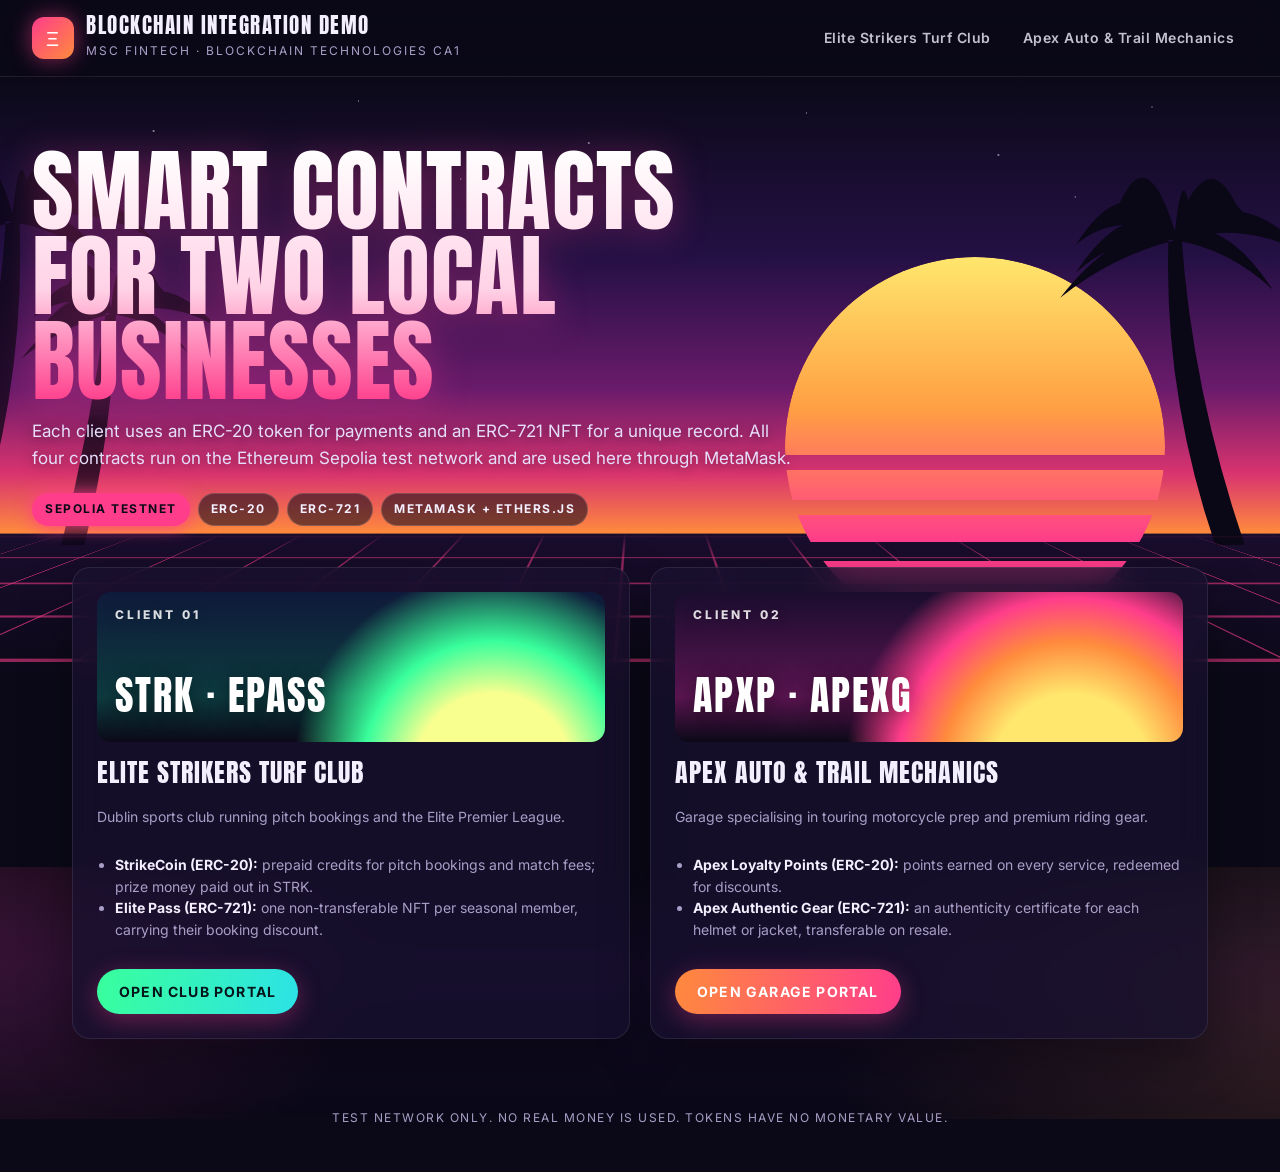
<file: index.html>
<!DOCTYPE html>
<html lang="en">
<head>
  <meta charset="utf-8">
  <meta name="viewport" content="width=device-width, initial-scale=1">
  <title>Ethereum Integration Demo - Two Client Businesses</title>
  <link rel="preconnect" href="https://fonts.googleapis.com">
  <link rel="preconnect" href="https://fonts.gstatic.com" crossorigin>
  <link href="https://fonts.googleapis.com/css2?family=Anton&family=Inter:wght@400;600;700;800&display=swap" rel="stylesheet">
  <link rel="stylesheet" href="styles.css">
  <link rel="icon" href="data:image/svg+xml,%3Csvg xmlns=%22http://www.w3.org/2000/svg%22 viewBox=%220 0 32 32%22%3E%3Crect width=%2232%22 height=%2232%22 rx=%228%22 fill=%22%231e293b%22/%3E%3Ctext x=%2216%22 y=%2223%22 font-size=%2220%22 text-anchor=%22middle%22 fill=%22white%22%3E%CE%9E%3C/text%3E%3C/svg%3E">
</head>
<body class="home">
  <header class="site">
    <a class="logo" href="index.html">
      <div class="logo-mark">Ξ</div>
      <div class="logo-text"><b>Blockchain Integration Demo</b><small>MSc Fintech · Blockchain Technologies CA1</small></div>
    </a>
    <nav class="links">
      <a href="turf.html">Elite Strikers Turf Club</a>
      <a href="apex.html">Apex Auto &amp; Trail Mechanics</a>
    </nav>
  </header>

  <section class="hero">
    <div class="scene" aria-hidden="true"><div class="stars"></div><div class="sun"></div><div class="palm-l"></div><div class="palm-r"></div><div class="floor"></div></div>
    <h1>Smart contracts for two local businesses</h1>
    <p>Each client uses an ERC-20 token for payments and an ERC-721 NFT for a unique record.
       All four contracts run on the Ethereum Sepolia test network and are used here through MetaMask.</p>
    <div class="chips"><span class="chip accent">Sepolia testnet</span><span class="chip">ERC-20</span><span class="chip">ERC-721</span><span class="chip">MetaMask + ethers.js</span></div>
  </section>

  <main>
    <div class="grid">
      <div class="card client-card tilt">
        <div class="banner turf"><span>CLIENT 01</span>STRK · EPASS</div>
        <h2>Elite Strikers Turf Club</h2>
        <p class="sub">Dublin sports club running pitch bookings and the Elite Premier League.</p>
        <ul>
          <li><b>StrikeCoin (ERC-20):</b> prepaid credits for pitch bookings and match fees; prize money paid out in STRK.</li>
          <li><b>Elite Pass (ERC-721):</b> one non-transferable NFT per seasonal member, carrying their booking discount.</li>
        </ul>
        <div class="actions"><a class="btn turf" href="turf.html">Open club portal</a></div>
      </div>

      <div class="card client-card tilt">
        <div class="banner apex"><span>CLIENT 02</span>APXP · APEXG</div>
        <h2>Apex Auto &amp; Trail Mechanics</h2>
        <p class="sub">Garage specialising in touring motorcycle prep and premium riding gear.</p>
        <ul>
          <li><b>Apex Loyalty Points (ERC-20):</b> points earned on every service, redeemed for discounts.</li>
          <li><b>Apex Authentic Gear (ERC-721):</b> an authenticity certificate for each helmet or jacket, transferable on resale.</li>
        </ul>
        <div class="actions"><a class="btn apex" href="apex.html">Open garage portal</a></div>
      </div>
    </div>
  </main>

  <footer>Test network only. No real money is used. Tokens have no monetary value.</footer>
  <script src="fx.js"></script>
</body>
</html>
</file>
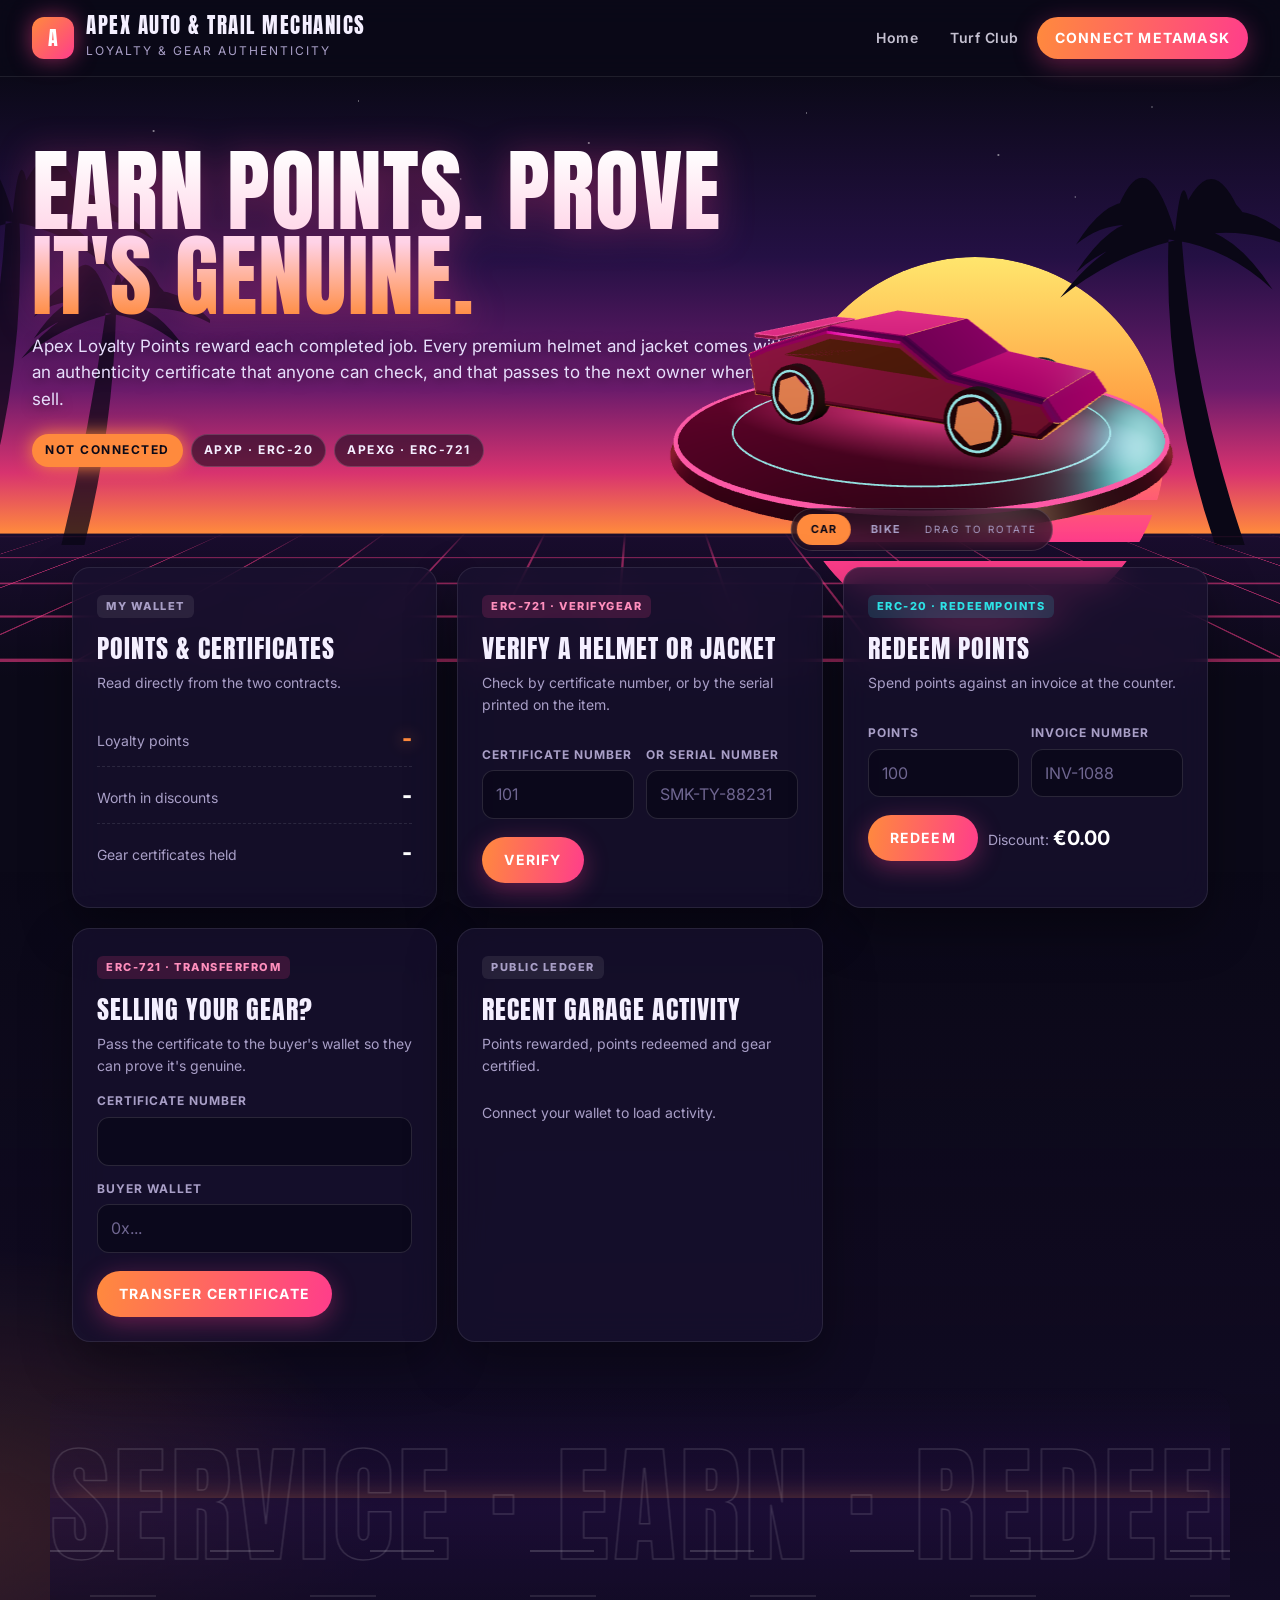
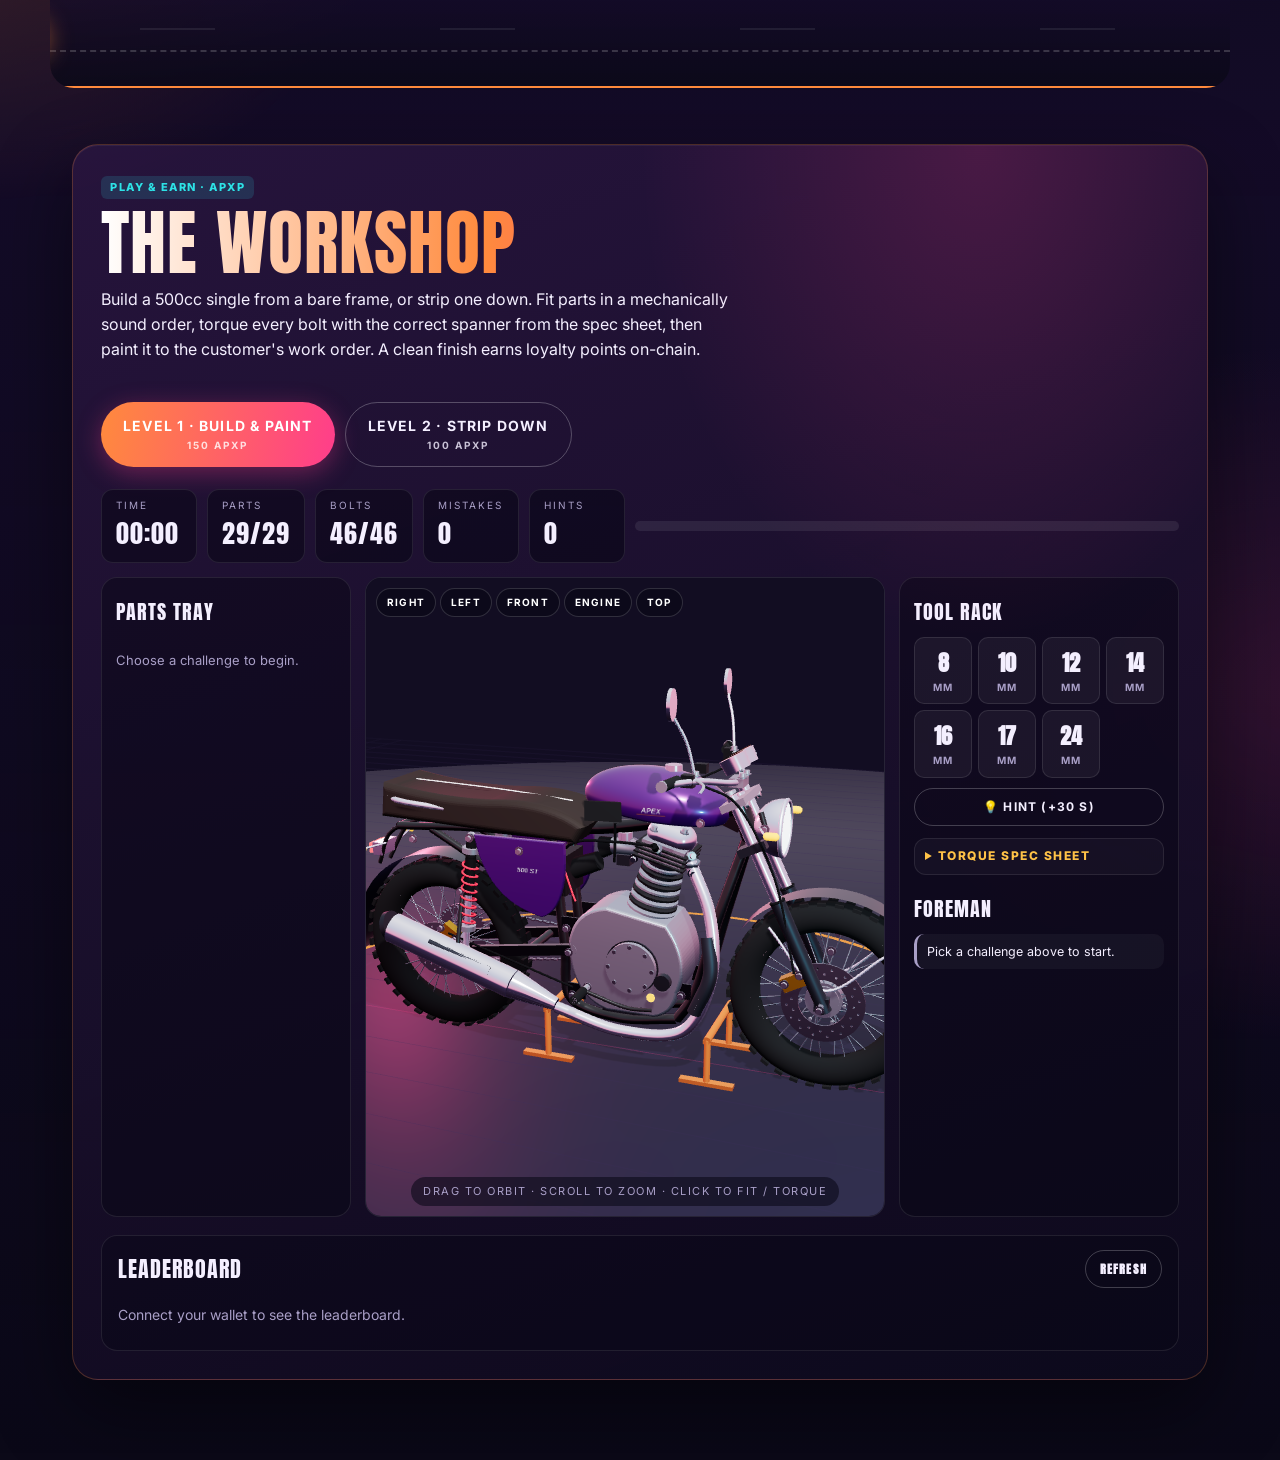
<file: apex.html>
<!DOCTYPE html>
<html lang="en">
<head>
  <meta charset="utf-8">
  <meta name="viewport" content="width=device-width, initial-scale=1">
  <title>Apex Auto &amp; Trail Mechanics - Customer Portal</title>
  <link rel="preconnect" href="https://fonts.googleapis.com">
  <link rel="preconnect" href="https://fonts.gstatic.com" crossorigin>
  <link href="https://fonts.googleapis.com/css2?family=Anton&family=Inter:wght@400;600;700;800&display=swap" rel="stylesheet">
  <link rel="stylesheet" href="styles.css">
  <link rel="icon" href="data:image/svg+xml,%3Csvg xmlns=%22http://www.w3.org/2000/svg%22 viewBox=%220 0 32 32%22%3E%3Crect width=%2232%22 height=%2232%22 rx=%228%22 fill=%22%231e293b%22/%3E%3Ctext x=%2216%22 y=%2223%22 font-size=%2220%22 text-anchor=%22middle%22 fill=%22white%22%3E%CE%9E%3C/text%3E%3C/svg%3E">
</head>
<body class="apex">
  <header class="site">
    <a class="logo" href="apex.html">
      <div class="logo-mark">A</div>
      <div class="logo-text"><b>Apex Auto &amp; Trail Mechanics</b><small>Loyalty &amp; gear authenticity</small></div>
    </a>
    <nav class="links">
      <a href="index.html">Home</a>
      <a href="turf.html">Turf Club</a>
      <button id="connectBtn">Connect MetaMask</button>
    </nav>
  </header>

  <section class="hero">
    <div class="scene" aria-hidden="true"><div class="stars"></div><div class="sun"></div><div class="palm-l"></div><div class="palm-r"></div><div class="floor"></div></div>
    <div class="stage3d" id="stage3d" aria-label="Interactive 3D model"></div>
    <h1>Earn points. Prove it's genuine.</h1>
    <p>Apex Loyalty Points reward each completed job. Every premium helmet and jacket comes with an authenticity certificate that anyone can check, and that passes to the next owner when you sell.</p>
    <div class="chips"><span class="chip accent" id="roleChip">Not connected</span><span class="chip">APXP · ERC-20</span><span class="chip">APEXG · ERC-721</span></div>
  </section>

  <main>
    <div class="notice" id="configNotice" hidden></div>

    <div class="grid">
      <!-- Wallet -->
      <div class="card">
        <span class="tag">My wallet</span>
        <h2>Points &amp; certificates</h2>
        <p class="sub">Read directly from the two contracts.</p>
        <div class="stat"><span>Loyalty points</span><b id="ptsBalance">-</b></div>
        <div class="stat"><span>Worth in discounts</span><b id="ptsValue">-</b></div>
        <div class="stat"><span>Gear certificates held</span><b id="gearCount">-</b></div>
      </div>

      <!-- Verify -->
      <div class="card">
        <span class="tag erc721">ERC-721 · verifyGear</span>
        <h2>Verify a helmet or jacket</h2>
        <p class="sub">Check by certificate number, or by the serial printed on the item.</p>
        <div class="row">
          <div><label for="verifyId">Certificate number</label><input id="verifyId" type="number" min="1" placeholder="101"></div>
          <div><label for="verifySerial">or serial number</label><input id="verifySerial" placeholder="SMK-TY-88231"></div>
        </div>
        <div class="actions"><button id="verifyBtn">Verify</button></div>
        <div id="verifyResult"></div>
      </div>

      <!-- Redeem -->
      <div class="card">
        <span class="tag erc20">ERC-20 · redeemPoints</span>
        <h2>Redeem points</h2>
        <p class="sub">Spend points against an invoice at the counter.</p>
        <div class="row">
          <div><label for="redeemPts">Points</label><input id="redeemPts" type="number" min="1" step="1" placeholder="100"></div>
          <div><label for="redeemInv">Invoice number</label><input id="redeemInv" placeholder="INV-1088"></div>
        </div>
        <div class="actions">
          <button id="redeemBtn">Redeem</button>
          <span class="price">Discount: <b id="redeemValue">€0.00</b></span>
        </div>
      </div>

      <!-- Resale transfer -->
      <div class="card">
        <span class="tag erc721">ERC-721 · transferFrom</span>
        <h2>Selling your gear?</h2>
        <p class="sub">Pass the certificate to the buyer's wallet so they can prove it's genuine.</p>
        <label for="xferId">Certificate number</label><input id="xferId" type="number" min="1">
        <label for="xferTo">Buyer wallet</label><input id="xferTo" placeholder="0x...">
        <div class="actions"><button id="xferBtn">Transfer certificate</button></div>
      </div>

      <!-- Activity -->
      <div class="card">
        <span class="tag">Public ledger</span>
        <h2>Recent garage activity</h2>
        <p class="sub">Points rewarded, points redeemed and gear certified.</p>
        <ul class="feed" id="feed"><li class="empty">Connect your wallet to load activity.</li></ul>
      </div>
    </div>

    <section class="ride" id="ride" aria-hidden="true"></section>

    <!-- The Workshop game -->
    <section class="workshop" id="workshop">
      <div class="ws-head">
        <div>
          <span class="tag erc20">Play &amp; earn · APXP</span>
          <h2>The Workshop</h2>
          <p class="sub">Build a 500cc single from a bare frame, or strip one down. Fit parts in a mechanically sound order, torque every bolt with the correct spanner from the spec sheet, then paint it to the customer's work order. A clean finish earns loyalty points on-chain.</p>
        </div>
        <div class="ws-start">
          <button type="button" data-start="assemble">Level 1 · Build &amp; paint <small>150 APXP</small></button>
          <button type="button" class="secondary" data-start="strip">Level 2 · Strip down <small>100 APXP</small></button>
        </div>
      </div>

      <div class="ws-hud">
        <div><span>Time</span><b id="wsTime">00:00</b></div>
        <div><span>Parts</span><b id="wsParts">-</b></div>
        <div><span>Bolts</span><b id="wsBolts">-</b></div>
        <div><span>Mistakes</span><b id="wsMistakes">0</b></div>
        <div><span>Hints</span><b id="wsHints">0</b></div>
        <div class="ws-bar"><i id="wsProgress"></i></div>
      </div>

      <div class="ws-body">
        <aside class="ws-panel">
          <h3>Parts tray</h3>
          <div class="ws-tray" id="wsTray"></div>
        </aside>

        <div class="ws-stage" id="wsStage">
          <div class="ws-views">
            <button type="button" data-view="right">Right</button><button type="button" data-view="left">Left</button>
            <button type="button" data-view="front">Front</button><button type="button" data-view="engine">Engine</button><button type="button" data-view="top">Top</button>
          </div>
          <div class="ws-help">Drag to orbit · scroll to zoom · click to fit / torque</div>
          <div class="ws-result" id="wsResult" hidden></div>
        </div>

        <aside class="ws-panel">
          <h3>Tool rack</h3>
          <div class="ws-tools" id="wsTools"></div>
          <button type="button" class="ghost ws-hint" id="wsHint">💡 Hint (+30 s)</button>
          <details class="ws-specbox"><summary>Torque spec sheet</summary><div class="ws-spec" id="wsSpec"></div></details>
          <h3>Foreman</h3>
          <ul class="ws-log" id="wsLog"><li>Pick a challenge above to start.</li></ul>
        </aside>
      </div>

      <div class="ws-paint" id="wsPaint" hidden>
        <div class="ws-order" id="wsOrder"></div>
        <div class="ws-paint-main">
          <h3>Paint shop</h3>
          <div class="ws-zones" id="wsZones"></div>
          <div class="ws-swatches" id="wsSwatches"></div>
          <button type="button" id="wsSubmitPaint">Deliver to customer</button>
        </div>
      </div>

      <div class="ws-board">
        <h3>Leaderboard <button type="button" class="ghost" id="wsBoardRefresh">Refresh</button></h3>
        <ul class="feed" id="wsBoard"></ul>
      </div>
    </section>


    <!-- Staff only -->
    <section class="staff-zone" id="staffZone" hidden>
      <h3><span class="tag staff">Garage staff only</span> Garage dashboard</h3>
      <div class="kpis">
        <div><span>Service customers</span><b id="kCust">-</b></div>
        <div><span>Services logged</span><b id="kServices">-</b></div>
        <div><span>Points issued</span><b id="kIssued">-</b></div>
        <div><span>Points redeemed</span><b id="kRedeemed">-</b></div>
        <div><span>Gear certified</span><b id="kGear">-</b></div>
        <div><span>Resold items</span><b id="kResold">-</b></div>
      </div>
      <div class="card dash">
        <div class="dash-head"><h2>Service customers</h2><button type="button" class="ghost" id="dashRefresh">Refresh</button></div>
        <div class="table-wrap"><table class="dtable"><thead><tr><th>Customer</th><th>Visits</th><th>Invoices</th><th>Points earned</th><th>Redeemed</th><th>Balance</th><th>Last visit</th></tr></thead><tbody id="tCustomers"><tr><td colspan="7" class="empty">Loading…</td></tr></tbody></table></div>
      </div>
      <div class="card dash" style="margin-top:20px">
        <div class="dash-head"><h2>Gear register: who bought it, who owns it now</h2></div>
        <div class="table-wrap"><table class="dtable"><thead><tr><th>Cert</th><th>Product</th><th>Serial</th><th>Sold to</th><th>Current owner</th><th>Owners</th><th>Certified</th><th>Status</th></tr></thead><tbody id="tGear"><tr><td colspan="8" class="empty">Loading…</td></tr></tbody></table></div>
      </div>

      <h3 style="margin-top:34px"><span class="tag staff">Garage staff only</span> Counter tools</h3>
      <div class="grid">
        <div class="card">
          <span class="tag erc20">ERC-20 · rewardService</span>
          <h2>Reward a completed service</h2>
          <p class="sub">Points are calculated from the invoice total.</p>
          <label for="rewTo">Customer wallet</label><input id="rewTo" placeholder="0x...">
          <div class="row">
            <div><label for="rewEuro">Invoice total (€)</label><input id="rewEuro" type="number" min="1" placeholder="180"></div>
            <div><label for="rewInv">Invoice number</label><input id="rewInv" placeholder="INV-1043"></div>
          </div>
          <div class="actions">
            <button id="rewBtn">Reward points</button>
            <span class="price">Points: <b id="rewPts">0</b></span>
          </div>
        </div>

        <div class="card">
          <span class="tag erc721">ERC-721 · mint</span>
          <h2>Certify gear at point of sale</h2>
          <p class="sub">Each manufacturer serial can only be certified once.</p>
          <label for="gearTo">Buyer wallet</label><input id="gearTo" placeholder="0x...">
          <div class="row">
            <div><label for="gearId">Certificate number</label><input id="gearId" type="number" min="1" placeholder="101"></div>
            <div><label for="gearProduct">Product</label>
              <select id="gearProduct">
                <option>Royal Enfield Nirvik v2 Riding Jacket</option>
                <option>SMK Typhoon RD1 Helmet</option>
                <option>Royal Enfield Touring Gloves</option>
                <option>Royal Enfield Riding Boots</option>
              </select>
            </div>
          </div>
          <div class="row">
            <div><label for="gearSize">Size</label><input id="gearSize" placeholder="L"></div>
            <div><label for="gearSerial">Manufacturer serial</label><input id="gearSerial" placeholder="SMK-TY-88231"></div>
          </div>
          <label for="gearUri">Metadata URI (optional)</label><input id="gearUri" placeholder="Leave blank: built automatically from the details above">
          <div class="actions"><button id="gearBtn">Mint certificate</button></div>
        </div>
      </div>
    </section>
  </main>

  <div id="log"></div>

  <script src="ethers.umd.min.js"></script>
  <script src="abis.js"></script>
  <script src="config.js"></script>
  <script src="web3.js"></script>
  <script src="fx.js"></script>
  <script type="module" src="scene-apex.js"></script>
  <script type="module" src="workshop.js"></script>
  <script src="apex.js"></script>
</body>
</html>
</file>
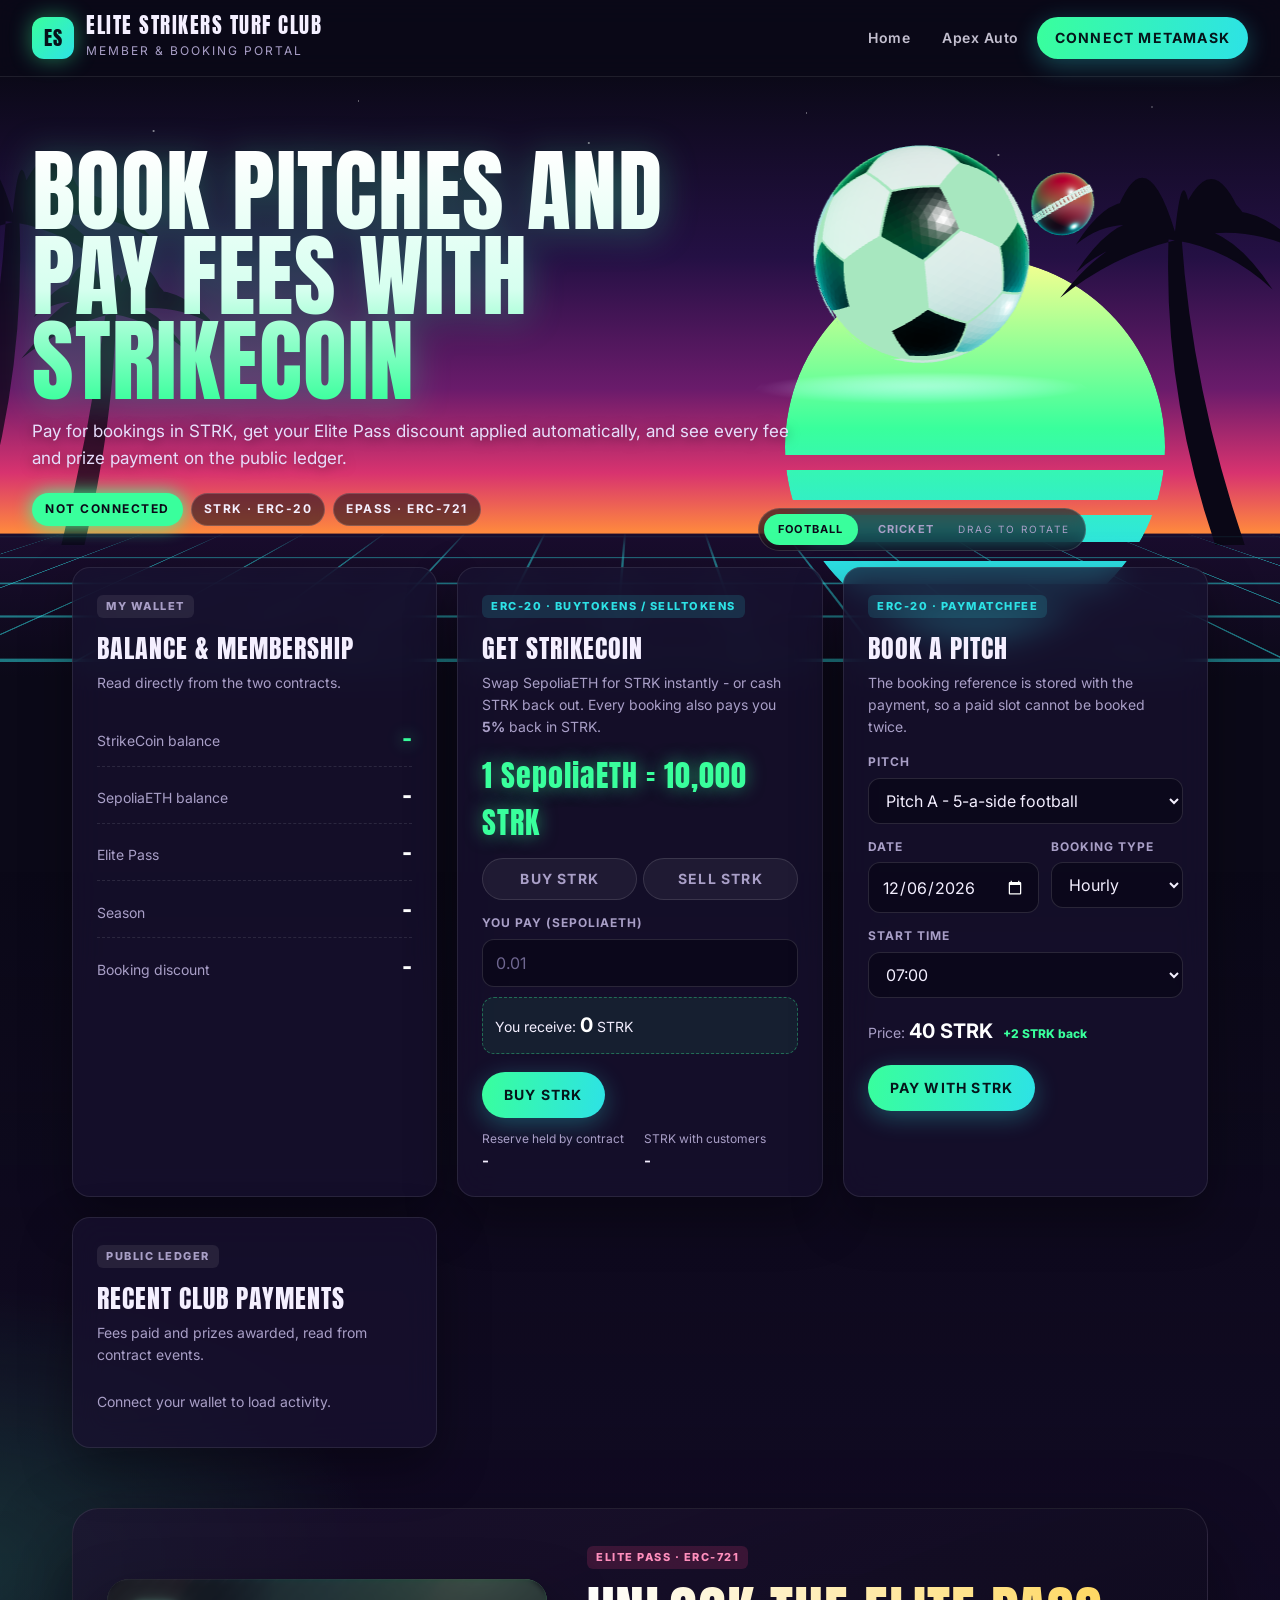
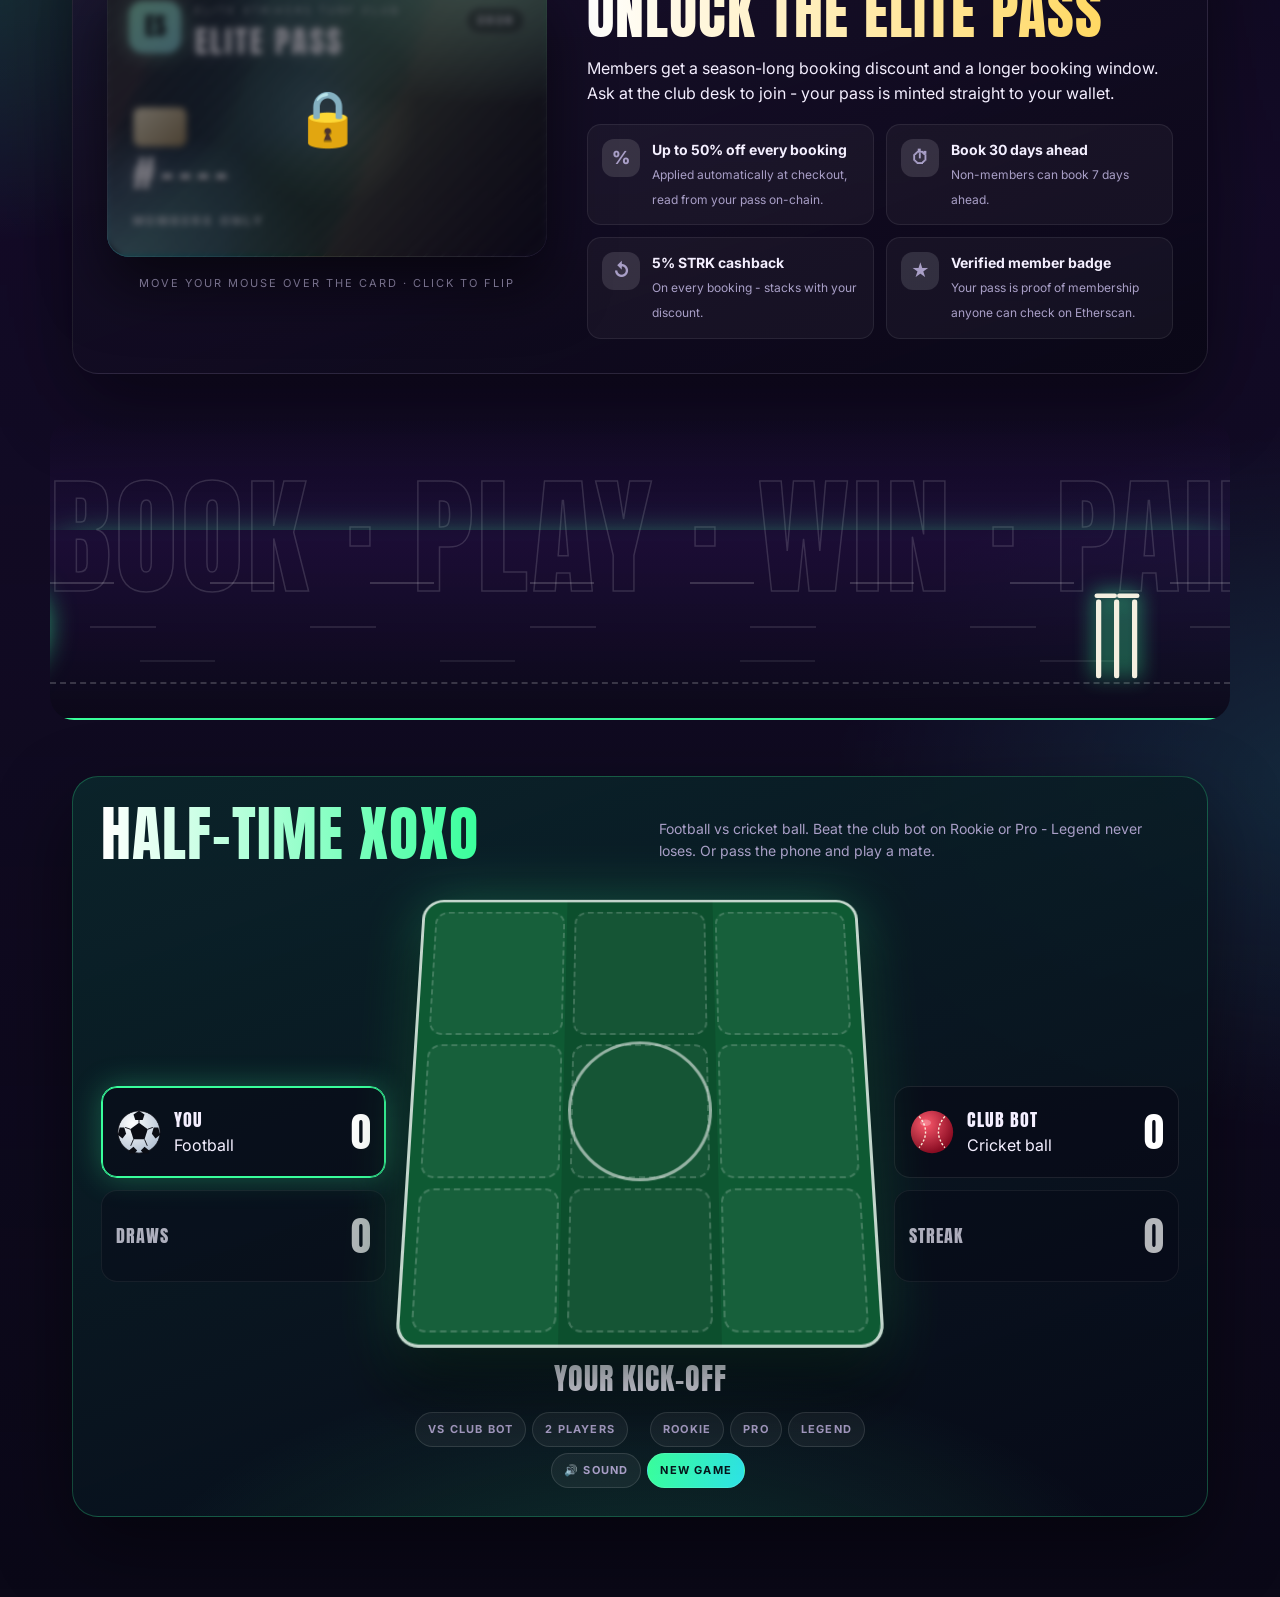
<file: turf.html>
<!DOCTYPE html>
<html lang="en">
<head>
  <meta charset="utf-8">
  <meta name="viewport" content="width=device-width, initial-scale=1">
  <title>Elite Strikers Turf Club - Member Portal</title>
  <link rel="preconnect" href="https://fonts.googleapis.com">
  <link rel="preconnect" href="https://fonts.gstatic.com" crossorigin>
  <link href="https://fonts.googleapis.com/css2?family=Anton&family=Inter:wght@400;600;700;800&display=swap" rel="stylesheet">
  <link rel="stylesheet" href="styles.css">
  <link rel="icon" href="data:image/svg+xml,%3Csvg xmlns=%22http://www.w3.org/2000/svg%22 viewBox=%220 0 32 32%22%3E%3Crect width=%2232%22 height=%2232%22 rx=%228%22 fill=%22%231e293b%22/%3E%3Ctext x=%2216%22 y=%2223%22 font-size=%2220%22 text-anchor=%22middle%22 fill=%22white%22%3E%CE%9E%3C/text%3E%3C/svg%3E">
</head>
<body class="turf">
  <header class="site">
    <a class="logo" href="turf.html">
      <div class="logo-mark">ES</div>
      <div class="logo-text"><b>Elite Strikers Turf Club</b><small>Member &amp; booking portal</small></div>
    </a>
    <nav class="links">
      <a href="index.html">Home</a>
      <a href="apex.html">Apex Auto</a>
      <button id="connectBtn">Connect MetaMask</button>
    </nav>
  </header>

  <section class="hero">
    <div class="scene" aria-hidden="true"><div class="stars"></div><div class="sun"></div><div class="palm-l"></div><div class="palm-r"></div><div class="floor"></div></div>
    <div class="stage3d" id="stage3d" aria-label="Interactive 3D model"></div>
    <h1>Book pitches and pay fees with StrikeCoin</h1>
    <p>Pay for bookings in STRK, get your Elite Pass discount applied automatically, and see every fee and prize payment on the public ledger.</p>
    <div class="chips"><span class="chip accent" id="roleChip">Not connected</span><span class="chip">STRK · ERC-20</span><span class="chip">EPASS · ERC-721</span></div>
  </section>

  <main>
    <div class="notice" id="configNotice" hidden></div>

    <div class="grid">
      <!-- Wallet summary -->
      <div class="card">
        <span class="tag">My wallet</span>
        <h2>Balance &amp; membership</h2>
        <p class="sub">Read directly from the two contracts.</p>
        <div class="stat"><span>StrikeCoin balance</span><b id="strkBalance">-</b></div>
        <div class="stat"><span>SepoliaETH balance</span><b id="ethBalance">-</b></div>
        <div class="stat"><span>Elite Pass</span><b id="passStatus">-</b></div>
        <div class="stat"><span>Season</span><b id="passSeason">-</b></div>
        <div class="stat"><span>Booking discount</span><b id="passDiscount">-</b></div>
      </div>

      <!-- STRK exchange -->
      <div class="card">
        <span class="tag erc20">ERC-20 · buyTokens / sellTokens</span>
        <h2>Get StrikeCoin</h2>
        <p class="sub">Swap SepoliaETH for STRK instantly - or cash STRK back out. Every booking also pays you <b id="cbPct">5%</b> back in STRK.</p>
        <div class="xchg-rate">1 SepoliaETH = <span id="rate">10,000</span> STRK</div>
        <div class="xchg-tabs"><button type="button" class="on" data-x="buy">Buy STRK</button><button type="button" data-x="sell">Sell STRK</button></div>
        <label for="xAmt" id="xLabel">You pay (SepoliaETH)</label>
        <input id="xAmt" type="number" min="0" step="0.001" placeholder="0.01">
        <div class="xchg-out">You receive: <b id="xOut">0</b> <span id="xUnit">STRK</span></div>
        <div class="actions"><button id="xBtn">Buy STRK</button></div>
        <div class="mini-stats"><div>Reserve held by contract<b id="reserve">-</b></div><div>STRK with customers<b id="circ">-</b></div></div>
      </div>

      <!-- Booking -->
      <div class="card">
        <span class="tag erc20">ERC-20 · payMatchFee</span>
        <h2>Book a pitch</h2>
        <p class="sub">The booking reference is stored with the payment, so a paid slot cannot be booked twice.</p>
        <label for="pitch">Pitch</label>
        <select id="pitch"></select>
        <div class="row">
          <div><label for="bookDate">Date</label><input type="date" id="bookDate"></div>
          <div><label for="bookType">Booking type</label>
            <select id="bookType">
              <option value="hour">Hourly</option>
              <option value="day">Full day</option>
            </select>
          </div>
        </div>
        <div id="hourWrap">
          <label for="bookHour">Start time</label>
          <select id="bookHour"></select>
        </div>
        <div class="actions">
          <span class="price">Price: <b id="price">-</b> <span id="priceNote"></span><span class="cashback" id="cashback"></span></span>
        </div>
        <div class="actions">
          <button id="payBtn">Pay with STRK</button>
        </div>
      </div>

      <!-- Activity -->
      <div class="card">
        <span class="tag">Public ledger</span>
        <h2>Recent club payments</h2>
        <p class="sub">Fees paid and prizes awarded, read from contract events.</p>
        <ul class="feed" id="feed"><li class="empty">Connect your wallet to load activity.</li></ul>
      </div>
    </div>

    <!-- Member lounge (unlocks when the wallet holds an Elite Pass) -->
    <section class="lounge locked" id="lounge">
      <div class="lounge-card">
        <div class="pass3d" id="pass3d" title="Click to flip">
          <div class="pass-inner" id="passInner">
            <div class="pass-face pass-front" id="passFront">
              <div class="pass-holo"></div>
              <div class="pass-layer pass-logo">ES</div>
              <div class="pass-layer pass-title"><small>Elite Strikers Turf Club</small><b>ELITE PASS</b></div>
              <div class="pass-layer pass-season" id="pcSeason">2026</div>
              <div class="pass-layer pass-chip"></div>
              <div class="pass-layer pass-num" id="pcNum">#----</div>
              <div class="pass-layer pass-owner" id="pcOwner">MEMBERS ONLY</div>
            </div>
            <div class="pass-face pass-back">
              <div class="pass-stripe"></div>
              <dl>
                <dt>Member wallet</dt><dd id="pcWallet">-</dd>
                <dt>Pass</dt><dd id="pcToken">-</dd>
                <dt>Season</dt><dd id="pcSeason2">-</dd>
                <dt>Booking discount</dt><dd id="pcDisc">-</dd>
                <dt>Standard</dt><dd>ERC-721 · non-transferable</dd>
                <dt>Contract</dt><dd id="pcContract">-</dd>
              </dl>
              <div class="pass-qr" id="pcQr"></div>
            </div>
          </div>
          <div class="pass-lock" id="passLock">🔒</div>
        </div>
        <p class="pass-tip" id="passTip">Move your mouse over the card · click to flip</p>
      </div>
      <div class="lounge-info">
        <span class="tag erc721" id="loungeTag">Elite Pass · ERC-721</span>
        <h2 id="loungeTitle">Unlock the Elite Pass</h2>
        <p class="sub" id="loungeSub">Members get a season-long booking discount and a longer booking window. Ask at the club desk to join - your pass is minted straight to your wallet.</p>
        <ul class="benefits" id="benefits">
          <li><i>%</i><div><b id="bfDisc">Up to 50% off every booking</b><span>Applied automatically at checkout, read from your pass on-chain.</span></div></li>
          <li><i>⏱</i><div><b>Book 30 days ahead</b><span>Non-members can book 7 days ahead.</span></div></li>
          <li><i>↺</i><div><b id="bfCash">5% STRK cashback</b><span>On every booking - stacks with your discount.</span></div></li>
          <li><i>★</i><div><b>Verified member badge</b><span>Your pass is proof of membership anyone can check on Etherscan.</span></div></li>
        </ul>
        <div class="lounge-stats" id="loungeStats" hidden>
          <div><span>Your bookings</span><b id="lsBookings">0</b></div>
          <div><span>Saved with discount</span><b id="lsSaved">0 STRK</b></div>
          <div><span>Cashback earned</span><b id="lsCash">0 STRK</b></div>
        </div>
      </div>
    </section>

    <section class="ride" id="ride" aria-hidden="true"></section>

    <!-- Half-time XOXO -->
    <section class="xoxo" id="xoxo">
      <div class="section-title" style="margin-top:0">
        <h2>Half-time XOXO</h2>
        <p>Football vs cricket ball. Beat the club bot on Rookie or Pro - Legend never loses. Or pass the phone and play a mate.</p>
      </div>
      <div class="xoxo-grid">
        <div class="xo-side">
          <div class="xo-score" id="xoP1"><svg class="icon" viewBox="0 0 100 100"><use href="#xo-football"/></svg><div><b id="xoP1Name">You</b><span class="muted">Football</span></div><em id="xoS1">0</em></div>
          <div class="xo-score" id="xoDraw" style="opacity:.7"><div><b>Draws</b></div><em id="xoSD">0</em></div>
        </div>
        <div>
          <div class="xo-board"><div class="xo-pitch" id="xoBoard"></div><canvas class="xo-confetti" id="xoConfetti"></canvas></div>
          <div class="xo-banner" id="xoBanner">Your kick-off</div>
          <div class="xo-controls">
            <button type="button" data-mode="ai" class="on">vs Club bot</button><button type="button" data-mode="pvp">2 players</button>
            <span style="width:10px"></span>
            <button type="button" data-level="rookie">Rookie</button><button type="button" data-level="pro" class="on">Pro</button><button type="button" data-level="legend">Legend</button>
            <span style="width:10px"></span>
            <button type="button" id="xoSound">🔊 Sound</button><button type="button" class="primary" id="xoNew">New game</button>
          </div>
        </div>
        <div class="xo-side">
          <div class="xo-score ai" id="xoP2"><svg class="icon" viewBox="0 0 100 100"><use href="#xo-cricket"/></svg><div><b id="xoP2Name">Club bot</b><span class="muted">Cricket ball</span></div><em id="xoS2">0</em></div>
          <div class="xo-score" style="opacity:.7"><div><b>Streak</b></div><em id="xoStreak">0</em></div>
        </div>
      </div>
      <svg width="0" height="0" style="position:absolute">
        <defs>
          <radialGradient id="xoBallShade" cx="35%" cy="30%" r="70%"><stop offset="0" stop-color="#fff"/><stop offset="1" stop-color="#b9c6d6"/></radialGradient>
          <radialGradient id="xoRedShade" cx="35%" cy="30%" r="70%"><stop offset="0" stop-color="#ff5a6e"/><stop offset="1" stop-color="#8a0c22"/></radialGradient>
          <symbol id="xo-football" viewBox="0 0 100 100">
            <circle cx="50" cy="50" r="46" fill="url(#xoBallShade)" stroke="#0b0d14" stroke-width="2"/>
            <polygon points="50,30 69,44 62,66 38,66 31,44" fill="#0b0d14"/>
            <polygon points="50,4 62,12 58,24 42,24 38,12" fill="#0b0d14"/><polygon points="92,40 96,56 86,64 78,54 82,40" fill="#0b0d14"/>
            <polygon points="8,40 18,40 22,54 14,64 4,56" fill="#0b0d14"/><polygon points="28,90 38,82 46,90 40,97 30,96" fill="#0b0d14"/><polygon points="72,90 70,96 60,97 54,90 62,82" fill="#0b0d14"/>
            <path d="M50 24V30M69 44L80 40M62 66L68 80M38 66L32 80M31 44L20 40" stroke="#0b0d14" stroke-width="2"/>
          </symbol>
          <symbol id="xo-cricket" viewBox="0 0 100 100">
            <circle cx="50" cy="50" r="46" fill="url(#xoRedShade)"/>
            <path d="M22 16 Q50 50 22 84 M78 16 Q50 50 78 84" fill="none" stroke="#fff4e0" stroke-width="3" stroke-dasharray="5 4"/>
            <ellipse cx="36" cy="30" rx="12" ry="7" fill="#fff" opacity=".25"/>
          </symbol>
        </defs>
      </svg>
    </section>

    <!-- Staff only -->
    <section class="staff-zone" id="staffZone" hidden>
      <h3><span class="tag staff">Club treasury only</span> Club dashboard</h3>
      <div class="kpis" id="clubKpis">
        <div><span>Active members</span><b id="kMembers">-</b></div>
        <div><span>Bookings</span><b id="kBookings">-</b></div>
        <div><span>Fee revenue</span><b id="kRevenue">-</b></div>
        <div><span>Cashback paid</span><b id="kCash">-</b></div>
        <div><span>Members' share of bookings</span><b id="kShare">-</b></div>
      </div>
      <div class="dash-grid">
        <div class="card dash">
          <div class="dash-head"><h2>Elite Pass members</h2><button type="button" class="ghost" id="dashRefresh">Refresh</button></div>
          <div class="table-wrap"><table class="dtable"><thead><tr><th>Pass</th><th>Member</th><th>Season</th><th>Discount</th><th>Issued</th><th>Bookings</th></tr></thead><tbody id="tMembers"><tr><td colspan="6" class="empty">Loading…</td></tr></tbody></table></div>
        </div>
        <div class="card dash">
          <div class="dash-head"><h2>Pitch usage</h2></div>
          <div id="pitchBars" class="bars"></div>
        </div>
      </div>
      <div class="card dash" style="margin-top:20px">
        <div class="dash-head"><h2>Who booked what</h2>
          <select id="bookFilter" style="width:auto"><option value="all">All bookings</option><option value="upcoming">Upcoming</option><option value="past">Past</option><option value="members">Members only</option></select></div>
        <div class="table-wrap"><table class="dtable"><thead><tr><th>Match date</th><th>Pitch</th><th>Slot</th><th>Team wallet</th><th>Member</th><th>Paid</th><th>Booked at</th><th></th></tr></thead><tbody id="tBookings"><tr><td colspan="8" class="empty">Loading…</td></tr></tbody></table></div>
      </div>

      <h3 style="margin-top:34px"><span class="tag staff">Club treasury only</span> Staff tools</h3>
      <div class="grid">
        <div class="card">
          <span class="tag erc20">ERC-20 · transfer</span>
          <h2>Sell STRK to a team</h2>
          <p class="sub">After a team pays by card or bank transfer, send them the matching STRK.</p>
          <label for="sellTo">Team wallet address</label><input id="sellTo" placeholder="0x...">
          <label for="sellAmt">Amount (STRK)</label><input id="sellAmt" type="number" min="1" placeholder="500">
          <div class="actions"><button id="sellBtn">Send STRK</button></div>
        </div>

        <div class="card">
          <span class="tag erc20">ERC-20 · fundReserve / withdrawExcess</span>
          <h2>Exchange reserve</h2>
          <p class="sub">SepoliaETH held to buy back customers' STRK. The club can only withdraw ETH that isn't backing customer coins.</p>
          <div class="stat"><span>Reserve</span><b id="sReserve">-</b></div>
          <div class="stat"><span>Required to back customers</span><b id="sRequired">-</b></div>
          <label for="fundAmt">Top up (SepoliaETH)</label><input id="fundAmt" type="number" min="0" step="0.001" placeholder="0.05">
          <div class="actions"><button id="fundBtn">Fund reserve</button><button id="withdrawBtn" class="secondary">Withdraw excess</button></div>
        </div>

        <div class="card">
          <span class="tag erc20">ERC-20 · payPrize</span>
          <h2>Pay tournament prize</h2>
          <p class="sub">Pays the winning squad from the treasury and records the tournament name.</p>
          <label for="prizeTo">Winning squad wallet</label><input id="prizeTo" placeholder="0x...">
          <div class="row">
            <div><label for="prizeAmt">Prize (STRK)</label><input id="prizeAmt" type="number" min="1" placeholder="1000"></div>
            <div><label for="prizeName">Tournament</label><input id="prizeName" placeholder="EPL Cricket 2026"></div>
          </div>
          <div class="actions"><button id="prizeBtn">Pay prize</button></div>
        </div>

        <div class="card">
          <span class="tag erc721">ERC-721 · mint</span>
          <h2>Issue Elite Pass</h2>
          <p class="sub">One pass per member wallet. Passes cannot be transferred.</p>
          <label for="passTo">Member wallet</label><input id="passTo" placeholder="0x...">
          <div class="row">
            <div><label for="passId">Pass number</label><input id="passId" type="number" min="1" placeholder="1"></div>
            <div><label for="passSeasonIn">Season</label><input id="passSeasonIn" type="number" value="2026"></div>
          </div>
          <div class="row">
            <div><label for="passDisc">Discount %</label><input id="passDisc" type="number" min="0" max="50" value="10"></div>
            <div><label for="passUri">Metadata URI (optional)</label><input id="passUri" placeholder="Leave blank: automatic"></div>
          </div>
          <div class="actions"><button id="mintPassBtn">Mint pass</button></div>
        </div>

        <div class="card">
          <span class="tag erc721">ERC-721 · revoke</span>
          <h2>Cancel a membership</h2>
          <p class="sub">Burns the pass. The wallet loses its discount immediately.</p>
          <label for="revokeId">Pass number</label><input id="revokeId" type="number" min="1">
          <div class="actions"><button id="revokeBtn" class="secondary">Revoke pass</button></div>
        </div>
      </div>
    </section>
  </main>

  <div id="log"></div>

  <script src="ethers.umd.min.js"></script>
  <script src="abis.js"></script>
  <script src="config.js"></script>
  <script src="web3.js"></script>
  <script src="fx.js"></script>
  <script type="module" src="scene-turf.js"></script>
  <script src="turf.js"></script>
  <script src="xoxo.js"></script>
</body>
</html>
</file>
<file: styles.css>
/* Neon-sunset theme (original artwork: sun, grid and palms are drawn in CSS/SVG). */
:root {
  --night: #0b0918;
  --night-2: #150f2b;
  --glass: rgba(24, 17, 48, .72);
  --glass-line: rgba(255, 255, 255, .09);
  --ink: #f4efff;
  --muted: #a99fc7;
  --pink: #ff3d8b;
  --orange: #ff8a3d;
  --teal: #2de2e6;
  --accent: var(--pink);
  --accent-2: var(--orange);
  --ok: #34f5a0;
  --err: #ff5c7a;
  --pending: #ffc247;
  --radius: 18px;
  --display: "Anton", "Bebas Neue", Impact, "Arial Narrow", sans-serif;
  font-family: "Inter", "Segoe UI", system-ui, -apple-system, Roboto, Arial, sans-serif;
}
body.turf { --accent: #39ff9c; --accent-2: #2de2e6; }
body.apex { --accent: #ff8a3d; --accent-2: #ff3d8b; }

* { box-sizing: border-box; }
html { background: var(--night); }
body { margin: 0; background: var(--night); color: var(--ink); line-height: 1.55; -webkit-font-smoothing: antialiased; }
a { color: var(--teal); }
code { background: rgba(255,255,255,.08); padding: 1px 6px; border-radius: 6px; font-size: .9em; }
::selection { background: var(--pink); color: #fff; }

/* ---------- header ---------- */
header.site {
  position: sticky; top: 0; z-index: 20;
  display: flex; align-items: center; gap: 18px; flex-wrap: wrap;
  padding: 14px 32px;
  background: rgba(11, 9, 24, .72);
  backdrop-filter: blur(14px); -webkit-backdrop-filter: blur(14px);
  border-bottom: 1px solid var(--glass-line);
}
.logo { display: flex; align-items: center; gap: 12px; text-decoration: none; color: var(--ink); }
.logo-mark {
  width: 42px; height: 42px; border-radius: 12px; display: grid; place-items: center;
  font-family: var(--display); font-size: 20px; letter-spacing: 1px; color: #fff;
  background: linear-gradient(135deg, var(--pink), var(--orange));
  box-shadow: 0 0 22px rgba(255, 61, 139, .55);
}
body.turf .logo-mark { background: linear-gradient(135deg, #39ff9c, #2de2e6); color: #06121a; box-shadow: 0 0 22px rgba(57,255,156,.45); }
body.apex .logo-mark { background: linear-gradient(135deg, #ff8a3d, #ff3d8b); }
.logo-text b { display: block; font-family: var(--display); font-weight: 400; font-size: 21px; letter-spacing: 1.5px; text-transform: uppercase; line-height: 1.1; }
.logo-text small { color: var(--muted); font-size: 12px; letter-spacing: 2px; text-transform: uppercase; }
nav.links { margin-left: auto; display: flex; gap: 4px; align-items: center; flex-wrap: wrap; }
nav.links a { color: var(--ink); text-decoration: none; padding: 8px 14px; border-radius: 999px; font-size: 14px; font-weight: 600; letter-spacing: .5px; opacity: .8; }
nav.links a:hover { opacity: 1; background: rgba(255,255,255,.07); }

/* ---------- buttons ---------- */
button, .btn {
  font: inherit; font-weight: 700; font-size: 14px; letter-spacing: 1.2px; text-transform: uppercase;
  border: 0; border-radius: 999px; padding: 12px 22px; cursor: pointer; text-decoration: none; display: inline-block;
  color: #fff; background: linear-gradient(100deg, var(--pink), var(--orange));
  box-shadow: 0 6px 24px rgba(255, 61, 139, .35);
  transition: transform .15s ease, box-shadow .15s ease, filter .15s ease;
}
body.turf button, body.turf .btn { background: linear-gradient(100deg, #39ff9c, #2de2e6); color: #05151a; box-shadow: 0 6px 24px rgba(45, 226, 230, .3); }
body.apex button, body.apex .btn { background: linear-gradient(100deg, #ff8a3d, #ff3d8b); }
button:hover, .btn:hover { transform: translateY(-2px); filter: brightness(1.08); }
button:disabled { opacity: .5; cursor: not-allowed; transform: none; }
button.secondary, body.turf button.secondary, body.apex button.secondary {
  background: transparent; color: var(--ink); box-shadow: none; border: 1px solid rgba(255,255,255,.25);
}
#connectBtn { padding: 10px 18px; }
#connectBtn.connected, body.turf #connectBtn.connected, body.apex #connectBtn.connected {
  background: rgba(255,255,255,.08); color: var(--ink); box-shadow: inset 0 0 0 1px var(--accent); text-transform: none; letter-spacing: .5px;
}

/* ---------- hero with sunset scene ---------- */
.hero {
  position: relative; overflow: hidden; isolation: isolate;
  padding: 72px 32px 150px; min-height: 520px;
  background: linear-gradient(180deg, #0b0918 0%, #241044 30%, #6a1b6b 52%, #d8336f 66%, #ff8a3d 76%, #1a0d2e 76.2%, #0b0918 100%);
}
.scene { position: absolute; inset: 0; z-index: -1; pointer-events: none; }
.scene .stars {
  position: absolute; inset: 0 0 50% 0; opacity: .7;
  background-image:
    radial-gradient(1.5px 1.5px at 12% 18%, #fff, transparent), radial-gradient(1px 1px at 28% 8%, #fff, transparent),
    radial-gradient(1.5px 1.5px at 46% 22%, #fff, transparent), radial-gradient(1px 1px at 63% 12%, #fff, transparent),
    radial-gradient(1.5px 1.5px at 78% 26%, #fff, transparent), radial-gradient(1px 1px at 90% 10%, #fff, transparent),
    radial-gradient(1px 1px at 36% 34%, #fff, transparent), radial-gradient(1px 1px at 84% 40%, #fff, transparent);
}
.scene .sun {
  position: absolute; width: 380px; height: 380px; right: 9%; top: 30%; border-radius: 50%;
  background: linear-gradient(180deg, #ffe66d 0%, #ff9f43 40%, #ff3d8b 75%);
  box-shadow: 0 0 90px rgba(255, 110, 120, .55);
  -webkit-mask: linear-gradient(180deg, #000 0 52%, transparent 52% 56%, #000 56% 64%, transparent 64% 68%, #000 68% 75%, transparent 75% 80%, #000 80% 86%, transparent 86% 92%, #000 92%);
          mask: linear-gradient(180deg, #000 0 52%, transparent 52% 56%, #000 56% 64%, transparent 64% 68%, #000 68% 75%, transparent 75% 80%, #000 80% 86%, transparent 86% 92%, #000 92%);
}
body.turf .scene .sun { background: linear-gradient(180deg, #f9ff8f 0%, #39ff9c 45%, #2de2e6 80%); box-shadow: 0 0 90px rgba(57, 255, 156, .45); }
.scene .floor {
  position: absolute; left: -20%; right: -20%; bottom: 0; height: 24%;
  background:
    linear-gradient(transparent 0, rgba(11,9,24,.0) 0) ,
    repeating-linear-gradient(90deg, rgba(255, 61, 139, .55) 0 2px, transparent 2px 80px),
    repeating-linear-gradient(0deg, rgba(255, 61, 139, .55) 0 2px, transparent 2px 34px);
  transform: perspective(300px) rotateX(58deg); transform-origin: top;
  -webkit-mask: linear-gradient(180deg, transparent, #000 35%); mask: linear-gradient(180deg, transparent, #000 35%);
}
body.turf .scene .floor { background: repeating-linear-gradient(90deg, rgba(45, 226, 230, .5) 0 2px, transparent 2px 80px), repeating-linear-gradient(0deg, rgba(45, 226, 230, .5) 0 2px, transparent 2px 34px); }
.scene .palm-l, .scene .palm-r { position: absolute; bottom: 22%; background-repeat: no-repeat; background-size: contain; background-position: bottom; }
.scene .palm-l { left: -120px; opacity: .75; width: 330px; height: 460px; background-image: url("data:image/svg+xml,%3Csvg xmlns=%22http://www.w3.org/2000/svg%22 viewBox=%220 0 300 420%22%3E%3Cpath fill=%22%230a0716%22 d=%22M56.0,420 Q105.0,270.0 114.0,120.0 L126.0,120.0 Q133.0,270.0 84.0,420 Z M120.0,117.0 Q73.0,82.7 25.9,155.4 Q68.3,118.1 120.0,125.0 Z M120.0,117.0 Q72.9,53.7 25.8,129.0 Q68.2,94.3 120.0,125.0 Z M120.0,117.0 Q91.5,22.7 62.9,100.8 Q88.6,68.9 120.0,125.0 Z M120.0,117.0 Q128.2,38.5 136.5,115.2 Q129.1,81.9 120.0,125.0 Z M120.0,117.0 Q158.5,43.0 197.0,119.3 Q162.3,85.5 120.0,125.0 Z M120.0,117.0 Q184.2,67.1 248.4,141.1 Q190.6,105.2 120.0,125.0 Z M120.0,117.0 Q166.5,100.9 212.9,171.9 Q171.1,132.9 120.0,125.0 Z M120.0,117.0 Q65.3,109.5 10.6,179.8 Q59.8,140.0 120.0,125.0 Z M120.0,117.0 Q151.7,24.4 183.4,102.4 Q154.9,70.4 120.0,125.0 Z M164.5,420 Q191.0,312.5 205.5,205.0 L214.5,205.0 Q212.0,312.5 185.5,420 Z M210.0,202.8 Q174.7,177.0 139.4,231.5 Q171.2,203.5 210.0,208.8 Z M210.0,202.8 Q174.7,155.3 139.3,211.8 Q171.1,185.7 210.0,208.8 Z M210.0,202.8 Q188.6,132.0 167.2,190.6 Q186.5,166.7 210.0,208.8 Z M210.0,202.8 Q216.2,143.9 222.4,201.4 Q216.8,176.4 210.0,208.8 Z M210.0,202.8 Q238.9,147.2 267.7,204.5 Q241.7,179.2 210.0,208.8 Z M210.0,202.8 Q258.1,165.3 306.3,220.9 Q263.0,193.9 210.0,208.8 Z M210.0,202.8 Q244.8,190.6 279.7,243.9 Q248.3,214.7 210.0,208.8 Z M210.0,202.8 Q169.0,197.2 128.0,249.8 Q164.9,220.0 210.0,208.8 Z M210.0,202.8 Q233.8,133.3 257.5,191.8 Q236.1,167.8 210.0,208.8 Z%22/%3E%3C/svg%3E"); }
.scene .palm-r { right: -20px; width: 300px; height: 420px; background-image: url("data:image/svg+xml,%3Csvg xmlns=%22http://www.w3.org/2000/svg%22 viewBox=%220 0 300 420%22%3E%3Cpath fill=%22%230a0716%22 d=%22M215.3,420 Q162.6,265.0 168.7,110.0 L181.3,110.0 Q192.0,265.0 244.7,420 Z M175.0,106.8 Q125.6,70.9 76.2,147.2 Q120.7,108.0 175.0,115.2 Z M175.0,106.8 Q125.5,40.4 76.1,119.5 Q120.6,83.0 175.0,115.2 Z M175.0,106.8 Q145.0,7.8 115.1,89.9 Q142.1,56.4 175.0,115.2 Z M175.0,106.8 Q183.7,24.5 192.3,105.0 Q184.5,70.0 175.0,115.2 Z M175.0,106.8 Q215.4,29.1 255.8,109.2 Q219.4,73.8 175.0,115.2 Z M175.0,106.8 Q242.4,54.4 309.8,132.2 Q249.1,94.5 175.0,115.2 Z M175.0,106.8 Q223.8,89.9 272.6,164.5 Q228.7,123.5 175.0,115.2 Z M175.0,106.8 Q117.6,99.0 60.2,172.8 Q111.8,131.0 175.0,115.2 Z M175.0,106.8 Q208.3,9.7 241.5,91.5 Q211.6,57.9 175.0,115.2 Z%22/%3E%3C/svg%3E"); }
.hero > :not(.scene) { position: relative; max-width: 760px; }
.hero h1 {
  margin: 0 0 14px; font-family: var(--display); font-weight: 400; text-transform: uppercase;
  font-size: clamp(44px, 7vw, 92px); line-height: .95; letter-spacing: 1px;
  background: linear-gradient(180deg, #fff 0%, #ffd2e6 55%, var(--accent) 100%);
  -webkit-background-clip: text; background-clip: text; color: transparent;
  filter: drop-shadow(0 4px 18px rgba(255, 61, 139, .35));
}
body.turf .hero h1 { background-image: linear-gradient(180deg, #fff 0%, #d6ffef 55%, #39ff9c 100%); filter: drop-shadow(0 4px 18px rgba(57,255,156,.3)); }
.hero p { margin: 0; color: #e7defc; font-size: 17px; max-width: 620px; text-shadow: 0 2px 12px rgba(0,0,0,.5); }
.chips { display: flex; gap: 8px; flex-wrap: wrap; margin-top: 22px; }
.chip { font-size: 12px; font-weight: 700; letter-spacing: 1.5px; text-transform: uppercase; padding: 6px 12px; border-radius: 999px; background: rgba(11,9,24,.55); border: 1px solid rgba(255,255,255,.16); backdrop-filter: blur(6px); }
.chip.accent { background: var(--accent); color: #0b0918; border-color: transparent; box-shadow: 0 0 18px var(--accent); }

/* ---------- layout ---------- */
main { max-width: 1180px; margin: -110px auto 70px; padding: 0 22px; position: relative; z-index: 2; }
.grid { display: grid; gap: 20px; grid-template-columns: repeat(auto-fit, minmax(320px, 1fr)); }
.card {
  background: var(--glass); border: 1px solid var(--glass-line); border-radius: var(--radius); padding: 24px;
  backdrop-filter: blur(16px); -webkit-backdrop-filter: blur(16px);
  box-shadow: 0 20px 50px rgba(0,0,0,.35);
  transition: border-color .2s ease, transform .2s ease;
}
.card:hover { border-color: rgba(255,255,255,.2); }
.card h2 { margin: 0 0 4px; font-family: var(--display); font-weight: 400; font-size: 26px; letter-spacing: 1px; text-transform: uppercase; }
.card .sub { margin: 0 0 16px; color: var(--muted); font-size: 14px; }
.tag {
  display: inline-block; font-size: 11px; font-weight: 800; letter-spacing: 1.5px; text-transform: uppercase;
  padding: 3px 9px; border-radius: 6px; margin-bottom: 10px; background: rgba(255,255,255,.08); color: var(--muted);
}
.tag.erc20 { background: rgba(45, 226, 230, .14); color: var(--teal); }
.tag.erc721 { background: rgba(255, 61, 139, .16); color: #ff8fbd; }
.tag.staff { background: rgba(255, 194, 71, .16); color: var(--pending); }

.stat { display: flex; justify-content: space-between; align-items: baseline; padding: 11px 0; border-bottom: 1px dashed rgba(255,255,255,.1); }
.stat:last-child { border-bottom: 0; }
.stat span { color: var(--muted); font-size: 14px; }
.stat b { font-size: 22px; font-weight: 800; color: #fff; }
.stat:first-of-type b { color: var(--accent); text-shadow: 0 0 16px var(--accent); }

label { display: block; font-size: 12px; font-weight: 700; letter-spacing: 1px; text-transform: uppercase; margin: 14px 0 6px; color: var(--muted); }
input, select {
  width: 100%; font: inherit; color: var(--ink); padding: 11px 13px; border-radius: 12px;
  background: rgba(8, 6, 20, .6); border: 1px solid rgba(255,255,255,.12);
}
input::placeholder { color: #6f6690; }
input:focus, select:focus { outline: none; border-color: var(--accent); box-shadow: 0 0 0 3px color-mix(in srgb, var(--accent) 25%, transparent); }
select option { background: #150f2b; }
input[type="date"] { color-scheme: dark; }
.row { display: grid; grid-template-columns: 1fr 1fr; gap: 12px; }
.actions { margin-top: 18px; display: flex; gap: 10px; flex-wrap: wrap; align-items: center; }
.price { font-size: 14px; color: var(--muted); }
.price b { color: #fff; font-size: 20px; }

.staff-zone { margin-top: 34px; }
.staff-zone > h3 { display: flex; align-items: center; gap: 12px; margin: 0 0 14px; font-family: var(--display); font-weight: 400; font-size: 28px; letter-spacing: 1px; text-transform: uppercase; }
.staff-zone[hidden] { display: none; }

.result { margin-top: 16px; padding: 16px; border-radius: 14px; background: rgba(255,255,255,.05); font-size: 14px; }
.result.good { background: rgba(52, 245, 160, .08); border: 1px solid rgba(52, 245, 160, .35); }
.result.good b:first-child { color: var(--ok); }
.result.bad { background: rgba(255, 92, 122, .08); border: 1px solid rgba(255, 92, 122, .4); }
.result.bad b:first-child { color: var(--err); }
.result dl { display: grid; grid-template-columns: 120px 1fr; gap: 6px 10px; margin: 10px 0 0; }
.result dt { color: var(--muted); }
.result dd { margin: 0; overflow-wrap: anywhere; }

.feed { list-style: none; margin: 0; padding: 0; font-size: 14px; max-height: 340px; overflow: auto; }
.feed li { padding: 10px 0; border-bottom: 1px solid rgba(255,255,255,.07); display: flex; justify-content: space-between; gap: 10px; }
.feed li:last-child { border-bottom: 0; }
.feed .muted { color: var(--muted); font-size: 12px; }
.feed b { color: var(--accent); }
.empty { color: var(--muted); font-size: 14px; }

.notice { background: rgba(255, 194, 71, .1); border: 1px solid rgba(255, 194, 71, .4); color: #ffe2a8; padding: 12px 16px; border-radius: 12px; margin-bottom: 20px; font-size: 14px; }

/* ---------- activity log ---------- */
#log { position: fixed; right: 18px; bottom: 18px; width: min(390px, calc(100vw - 36px)); max-height: 45vh; overflow: auto; display: none; flex-direction: column; gap: 8px; z-index: 30; }
#log.show { display: flex; }
.log-item { background: rgba(21, 15, 43, .95); border: 1px solid var(--glass-line); border-left: 4px solid var(--muted); border-radius: 12px; padding: 11px 13px; font-size: 13px; box-shadow: 0 10px 30px rgba(0,0,0,.45); backdrop-filter: blur(10px); }
.log-item a { font-weight: 700; white-space: nowrap; color: var(--teal); }
.log-item.ok { border-left-color: var(--ok); }
.log-item.error { border-left-color: var(--err); }
.log-item.pending { border-left-color: var(--pending); }

/* ---------- home page client cards ---------- */
.client-card { display: flex; flex-direction: column; gap: 10px; }
.client-card:hover { transform: translateY(-4px); }
.client-card .banner {
  position: relative; overflow: hidden; height: 150px; border-radius: 14px; display: flex; align-items: flex-end; padding: 16px 18px;
  font-family: var(--display); font-size: 40px; letter-spacing: 2px; color: #fff; text-shadow: 0 2px 20px rgba(0,0,0,.4);
}
.client-card .banner.turf { background: radial-gradient(circle at 78% 120%, #f9ff8f 0 18%, #39ff9c 30%, transparent 46%), linear-gradient(180deg, #0f1a3a, #0d3b3f 70%, #0b0918); }
.client-card .banner.apex { background: radial-gradient(circle at 78% 120%, #ffe66d 0 18%, #ff8a3d 30%, #ff3d8b 40%, transparent 52%), linear-gradient(180deg, #1a0d2e, #5a1550 70%, #0b0918); }
.client-card .banner span { font-family: "Inter", sans-serif; font-size: 12px; letter-spacing: 3px; font-weight: 800; position: absolute; top: 14px; left: 18px; opacity: .85; }
.client-card ul { margin: 0; padding-left: 18px; color: var(--muted); font-size: 14px; }
.client-card ul b { color: var(--ink); }
.client-card .btn.turf { background: linear-gradient(100deg, #39ff9c, #2de2e6); color: #05151a; }
.client-card .btn.apex { background: linear-gradient(100deg, #ff8a3d, #ff3d8b); }
footer { text-align: center; color: var(--muted); font-size: 12px; letter-spacing: 1.5px; text-transform: uppercase; padding: 0 20px 44px; }

@media (max-width: 760px) {
  .scene .sun { width: 240px; height: 240px; right: -40px; top: 34%; }
  .scene .palm-r { display: none; }
  .scene .palm-l { opacity: .6; }
}
@media (max-width: 560px) { .row { grid-template-columns: 1fr; } header.site { padding: 12px 16px; } .hero { padding: 48px 18px 140px; } }

/* =====================================================================
   FUTURISTIC LAYER: 3D stage, intros, scroll effects, toasts
   ===================================================================== */

/* ---------- header extras ---------- */
button.ghost, body.turf button.ghost, body.apex button.ghost {
  background: transparent; color: var(--ink); box-shadow: none; border: 1px solid rgba(255,255,255,.22);
  padding: 9px 14px; font-size: 12px;
}
button.ghost:hover { border-color: var(--accent); color: #fff; }

/* ---------- hero: parallax + 3D stage ---------- */
.hero { --mx: 0; --my: 0; min-height: 600px; }
.scene .sun { transform: translate3d(calc(var(--mx) * -30px), calc(var(--my) * -18px), 0); transition: transform .3s ease-out; }
.scene .palm-l { transform: translate3d(calc(var(--mx) * 40px), 0, 0); transition: transform .3s ease-out; }
.scene .palm-r { transform: translate3d(calc(var(--mx) * 55px), 0, 0); transition: transform .3s ease-out; }
.hero-video { position: absolute; inset: 0; width: 100%; height: 100%; object-fit: cover; opacity: .38; mix-blend-mode: screen; }

.stage3d {
  position: absolute; right: 2%; top: 40px; bottom: 120px; width: min(52vw, 680px); z-index: 1;
  cursor: grab; opacity: 0; transform: translateY(30px) scale(.96); transition: opacity 1s ease, transform 1s cubic-bezier(.2,.8,.2,1);
}
.hero > .stage3d { max-width: none; position: absolute; }
.stage3d.ready { opacity: 1; transform: none; }
.stage3d.grabbing { cursor: grabbing; }
.stage3d canvas { width: 100% !important; height: 100% !important; display: block; }
.stage-switch {
  position: absolute; left: 50%; bottom: 6px; transform: translateX(-50%); display: flex; gap: 6px; align-items: center;
  padding: 5px; border-radius: 999px; background: rgba(11,9,24,.6); border: 1px solid rgba(255,255,255,.14); backdrop-filter: blur(10px);
}
.stage-switch button, body.turf .stage-switch button, body.apex .stage-switch button {
  background: transparent; color: var(--muted); box-shadow: none; padding: 7px 14px; font-size: 11px;
}
.stage-switch button.on, body.turf .stage-switch button.on, body.apex .stage-switch button.on { background: var(--accent); color: #0b0918; }
.stage-hint { font-size: 10px; letter-spacing: 2px; text-transform: uppercase; color: var(--muted); padding: 0 10px 0 4px; white-space: nowrap; }

/* ---------- intro overlay ---------- */
.intro-lock, .intro-lock body { overflow: hidden; }
.intro { position: fixed; inset: 0; z-index: 100; background: #05040c; transition: opacity .6s ease, transform .6s ease; }
.intro canvas { position: absolute; inset: 0; width: 100%; height: 100%; }
.intro.out { opacity: 0; transform: scale(1.06); pointer-events: none; }
.intro-title {
  position: absolute; left: 0; right: 0; top: 50%; transform: translateY(-50%) scale(1.6); text-align: center; opacity: 0;
  transition: transform .5s cubic-bezier(.2,1.4,.3,1), opacity .25s ease; pointer-events: none;
}
.intro.show-title .intro-title { opacity: 1; transform: translateY(-50%) scale(1); }
.intro-title b {
  display: block; font-family: var(--display); font-weight: 400; font-size: clamp(56px, 11vw, 150px); line-height: .9; letter-spacing: 3px; color: #fff;
  text-shadow: 0 0 30px var(--accent), 0 0 80px var(--accent-2);
}
.intro-title span { display: block; margin-top: 10px; font-size: 14px; font-weight: 800; letter-spacing: 8px; text-transform: uppercase; color: #fff; opacity: .85; }
.intro-skip, body.turf .intro-skip, body.apex .intro-skip {
  position: absolute; right: 22px; bottom: 22px; background: rgba(255,255,255,.08); color: #fff; box-shadow: none;
  border: 1px solid rgba(255,255,255,.25); font-size: 12px; padding: 9px 16px;
}

/* ---------- scroll reveal ---------- */
.reveal { opacity: 0; transform: translateY(46px) scale(.97); transition: opacity .8s ease, transform .8s cubic-bezier(.2,.8,.2,1), border-color .2s ease; }
.reveal.in { opacity: 1; transform: none; }

/* ---------- tilt cards (home) ---------- */
.tilt { transition: transform .25s ease-out, border-color .2s ease; transform-style: preserve-3d; position: relative; }
.tilt::after {
  content: ""; position: absolute; inset: 0; border-radius: inherit; pointer-events: none; opacity: 0; transition: opacity .3s;
  background: radial-gradient(400px circle at var(--gx, 50%) var(--gy, 50%), rgba(255,255,255,.12), transparent 50%);
}
.tilt:hover::after { opacity: 1; }

/* ---------- scroll-driven strip ---------- */
.ride { position: relative; margin: 46px -22px 10px; height: 300px; overflow: hidden; border-radius: 24px;
  background: linear-gradient(180deg, rgba(36,16,68,.0), rgba(36,16,68,.55) 40%, rgba(11,9,24,.9)); }
.ride-marquee { position: absolute; top: 18px; left: 0; white-space: nowrap; pointer-events: none; }
.ride-marquee span {
  display: inline-block; font-family: var(--display); font-size: clamp(60px, 10vw, 130px); letter-spacing: 4px; text-transform: uppercase;
  color: transparent; -webkit-text-stroke: 1.5px rgba(255,255,255,.14); will-change: transform;
}
.ride-track { position: absolute; left: 0; right: 0; bottom: 0; height: 190px; border-bottom: 2px solid var(--accent); box-shadow: 0 10px 40px -10px var(--accent); }
.ride-track::before { content: ""; position: absolute; left: 0; right: 0; bottom: 34px; border-top: 2px dashed rgba(255,255,255,.18); }
.speed { position: absolute; inset: 0 -600px 0 0; transform: translateX(calc(var(--p, 0) * -600px));
  background:
    linear-gradient(90deg, rgba(255,255,255,.16) 40%, transparent 0) 0 28% / 160px 2px repeat-x,
    linear-gradient(90deg, rgba(255,255,255,.10) 30%, transparent 0) 40px 52% / 220px 2px repeat-x,
    linear-gradient(90deg, rgba(255,255,255,.08) 25%, transparent 0) 90px 70% / 300px 2px repeat-x; }
.veh { position: absolute; bottom: 4px; left: 0; will-change: transform; overflow: visible; filter: drop-shadow(0 0 14px var(--accent)); }
.veh .tyre { fill: #0b0a12; stroke: #2de2e6; stroke-width: 3; }
.veh .rim { fill: #1d1a28; stroke: rgba(255,255,255,.4); stroke-width: 1.5; }
.veh .spoke { stroke: #d9d4ff; stroke-width: 3; stroke-linecap: round; }
.veh .trail { stroke: var(--accent); stroke-width: 3; stroke-linecap: round; opacity: .6; fill: none; }
.veh .lamp { fill: #e8fbff; } .veh .tail { fill: #ff2d6f; }
.veh.car { width: 340px; bottom: 6px; }
.veh.car .body { stroke: #ff8a3d; stroke-width: 3; }
.veh.car .glass { fill: #0b0a1a; stroke: #2de2e6; stroke-width: 1.5; }
.veh.bike { width: 230px; bottom: 6px; }
.veh.bike .frame { fill: none; stroke: #d9d4ff; stroke-width: 6; stroke-linecap: round; stroke-linejoin: round; }
.veh.bike .body { fill: #2a1640; stroke: #ff3d8b; stroke-width: 3; }
.veh.bike .seat { fill: #120f1c; }
.veh.bike .rider { fill: #120f1c; stroke: #ff3d8b; stroke-width: 2; }
.veh.bike .helmet { fill: #ff3d8b; stroke: #fff; stroke-width: 2; }
.veh.fball { width: 110px; bottom: 36px; filter: drop-shadow(0 0 16px #39ff9c); }
.veh.fball .ball { fill: #f4f7ff; stroke: #0b0d14; stroke-width: 2; }
.veh.fball .patch { fill: #0b0d14; }
.veh.cball { width: 56px; bottom: 120px; filter: drop-shadow(0 0 12px #ff3d5a); }
.veh.cball .red { fill: #c8102e; }
.veh.cball .seam { fill: none; stroke: #fff4e0; stroke-width: 2.5; stroke-dasharray: 3 2; }
.stumps { position: absolute; right: 7%; bottom: 36px; width: 60px; fill: #f4efe0; filter: drop-shadow(0 0 10px #39ff9c); }
.stumps .bail { transition: transform .5s cubic-bezier(.2,.8,.2,1); transform-box: fill-box; transform-origin: center; }
.stumps.hit .b1 { transform: translate(-30px, -60px) rotate(-160deg); }
.stumps.hit .b2 { transform: translate(26px, -75px) rotate(200deg); }

/* ---------- toasts ---------- */
#log { gap: 10px; }
.log-clear, body.turf .log-clear, body.apex .log-clear {
  align-self: flex-end; background: rgba(21,15,43,.95); color: var(--muted); box-shadow: none; border: 1px solid var(--glass-line);
  padding: 6px 12px; font-size: 10px;
}
.log-item { display: flex; gap: 10px; align-items: flex-start; animation: toastIn .35s cubic-bezier(.2,.8,.2,1); }
.log-item.leaving { opacity: 0; transform: translateX(30px); transition: opacity .25s ease, transform .25s ease; }
.log-body { flex: 1; }
.log-x, body.turf .log-x, body.apex .log-x {
  flex: none; width: 26px; height: 26px; padding: 0; border-radius: 50%; display: grid; place-items: center;
  background: rgba(255,255,255,.08); color: var(--ink); box-shadow: none; font-size: 16px; line-height: 1; letter-spacing: 0;
}
.log-x:hover { background: rgba(255,255,255,.18); transform: none; }
.log-item.pending .log-body span::after { content: ""; display: inline-block; width: 10px; height: 10px; margin-left: 8px; border-radius: 50%; border: 2px solid var(--pending); border-right-color: transparent; animation: spin .8s linear infinite; vertical-align: -1px; }
@keyframes toastIn { from { opacity: 0; transform: translateY(14px) scale(.97); } }
@keyframes spin { to { transform: rotate(360deg); } }

@media (max-width: 900px) {
  .stage3d { position: relative !important; right: auto; top: auto; bottom: auto; width: 100%; height: 340px; margin-top: 20px; }
  .hero { padding-bottom: 170px; }
  .ride { margin-left: 0; margin-right: 0; }
  .veh.car { width: 240px; } .veh.bike { width: 170px; }
}
@media (prefers-reduced-motion: reduce) {
  .reveal { opacity: 1; transform: none; }
  .scene .sun, .scene .palm-l, .scene .palm-r { transform: none; }
}

/* =====================================================================
   SECTIONS: richer backgrounds, scrollbars
   ===================================================================== */
main { position: relative; }
main::before {
  content: ""; position: absolute; inset: 300px -30vw -80px; z-index: -1; pointer-events: none;
  background:
    radial-gradient(600px 400px at 15% 30%, color-mix(in srgb, var(--accent) 16%, transparent), transparent 70%),
    radial-gradient(700px 500px at 85% 65%, color-mix(in srgb, var(--accent-2) 14%, transparent), transparent 70%),
    linear-gradient(transparent, rgba(36,16,68,.35) 40%, transparent);
}
* { scrollbar-width: thin; scrollbar-color: color-mix(in srgb, var(--accent) 60%, transparent) transparent; }
::-webkit-scrollbar { width: 8px; height: 8px; }
::-webkit-scrollbar-track { background: transparent; }
::-webkit-scrollbar-thumb { background: color-mix(in srgb, var(--accent) 55%, transparent); border-radius: 8px; }
.feed { padding-right: 6px; }

.section-title { display: flex; align-items: flex-end; justify-content: space-between; gap: 16px; flex-wrap: wrap; margin: 60px 0 18px; }
.section-title h2 { margin: 0; font-family: var(--display); font-weight: 400; font-size: clamp(34px, 5vw, 60px); letter-spacing: 1px; text-transform: uppercase; line-height: .95;
  background: linear-gradient(90deg, #fff, var(--accent)); -webkit-background-clip: text; background-clip: text; color: transparent; }
.section-title p { margin: 0; color: var(--muted); max-width: 520px; font-size: 14px; }

/* =====================================================================
   WORKSHOP GAME (Apex)
   ===================================================================== */
.workshop {
  margin: 56px 0 10px; padding: 28px; border-radius: 26px; position: relative; overflow: hidden;
  background: linear-gradient(160deg, rgba(42,22,64,.85), rgba(13,10,28,.92)); border: 1px solid rgba(255,138,61,.25);
  box-shadow: 0 30px 80px rgba(0,0,0,.45), inset 0 1px 0 rgba(255,255,255,.06);
}
.workshop::before { content: ""; position: absolute; inset: -40% -10% auto auto; width: 60%; height: 80%; background: radial-gradient(closest-side, rgba(255,61,139,.18), transparent); pointer-events: none; }
.ws-head { display: flex; justify-content: space-between; gap: 24px; flex-wrap: wrap; align-items: flex-end; }
.ws-head h2 { margin: 0; font-family: var(--display); font-weight: 400; font-size: clamp(40px, 6vw, 72px); letter-spacing: 1px; text-transform: uppercase; line-height: .95;
  background: linear-gradient(90deg, #fff, #ff8a3d 60%, #ff3d8b); -webkit-background-clip: text; background-clip: text; color: transparent; }
.ws-head .sub { max-width: 640px; margin-top: 10px; }
.ws-start { display: flex; gap: 10px; flex-wrap: wrap; }
.ws-start button small { display: block; font-size: 10px; opacity: .8; letter-spacing: 2px; margin-top: 2px; }
.ws-hud { display: grid; grid-template-columns: repeat(5, auto) 1fr; gap: 10px; align-items: center; margin: 22px 0 14px; }
.ws-hud > div:not(.ws-bar) { background: rgba(8,6,20,.55); border: 1px solid var(--glass-line); border-radius: 12px; padding: 8px 14px; min-width: 96px; }
.ws-hud span { display: block; font-size: 10px; letter-spacing: 2px; text-transform: uppercase; color: var(--muted); }
.ws-hud b { font-family: var(--display); font-weight: 400; font-size: 26px; letter-spacing: 1px; }
.ws-bar { height: 10px; border-radius: 99px; background: rgba(255,255,255,.08); overflow: hidden; }
.ws-bar i { display: block; height: 100%; width: 0; background: linear-gradient(90deg, #ff8a3d, #ff3d8b, #2de2e6); box-shadow: 0 0 18px #ff3d8b; transition: width .5s ease; }
.ws-body { display: grid; grid-template-columns: 250px 1fr 280px; gap: 14px; }
.ws-panel { background: rgba(8,6,20,.5); border: 1px solid var(--glass-line); border-radius: 16px; padding: 14px; max-height: 640px; overflow: auto; }
.ws-panel h3 { margin: 4px 0 10px; font-family: var(--display); font-weight: 400; font-size: 20px; letter-spacing: 1px; text-transform: uppercase; }
.ws-panel h3:not(:first-child) { margin-top: 18px; }
.ws-tray { display: flex; flex-direction: column; gap: 6px; }
.ws-tray .part, body.apex .ws-tray .part {
  text-align: left; text-transform: none; letter-spacing: 0; font-size: 13px; padding: 9px 12px; border-radius: 10px;
  background: rgba(255,255,255,.04); color: var(--ink); box-shadow: none; border: 1px solid rgba(255,255,255,.08);
}
.ws-tray .part span { display: block; font-size: 11px; color: var(--muted); font-weight: 600; }
.ws-tray .part:hover { border-color: rgba(255,138,61,.5); transform: none; }
.ws-tray .part.on { border-color: #ff8a3d; background: rgba(255,138,61,.14); box-shadow: 0 0 0 1px #ff8a3d inset, 0 0 22px rgba(255,138,61,.25); }
.ws-empty { color: var(--muted); font-size: 13px; }
.ws-stage { position: relative; height: 640px; border-radius: 16px; overflow: hidden; border: 1px solid var(--glass-line); background: #120d22; }
.ws-stage canvas { display: block; width: 100% !important; height: 100% !important; cursor: grab; }
.ws-stage.flash-bad { animation: flashBad .45s ease; }
.ws-stage.flash-good { animation: flashGood .45s ease; }
@keyframes flashBad { 30% { box-shadow: inset 0 0 0 3px #ff5c7a, 0 0 40px rgba(255,92,122,.5); } }
@keyframes flashGood { 30% { box-shadow: inset 0 0 0 3px #34f5a0, 0 0 40px rgba(52,245,160,.35); } }
.ws-views { position: absolute; top: 10px; left: 10px; display: flex; gap: 4px; z-index: 2; }
.ws-views button, body.apex .ws-views button { padding: 6px 10px; font-size: 10px; background: rgba(11,9,24,.7); box-shadow: none; border: 1px solid rgba(255,255,255,.15); }
.ws-help { position: absolute; bottom: 10px; left: 50%; transform: translateX(-50%); font-size: 11px; letter-spacing: 1.5px; text-transform: uppercase; color: var(--muted); background: rgba(11,9,24,.6); padding: 6px 12px; border-radius: 99px; pointer-events: none; white-space: nowrap; }
.ws-result { position: absolute; inset: auto 20px 50px; z-index: 3; background: rgba(13,10,28,.92); border: 1px solid rgba(255,138,61,.4); border-radius: 18px; padding: 20px; text-align: center; backdrop-filter: blur(10px); }
.ws-res-head { font-family: var(--display); font-size: 34px; letter-spacing: 1px; text-transform: uppercase; color: #fff; }
.ws-res-stats { display: flex; justify-content: center; gap: 30px; margin: 10px 0; }
.ws-res-stats b { display: block; font-family: var(--display); font-size: 30px; font-weight: 400; color: #ff8a3d; }
.ws-res-stats span { font-size: 11px; color: var(--muted); text-transform: uppercase; letter-spacing: 1.5px; }
.ws-result .actions { justify-content: center; }
.ws-confetti { position: absolute; inset: 0; pointer-events: none; z-index: 4; }
.ws-tools { display: grid; grid-template-columns: repeat(4, 1fr); gap: 6px; }
.ws-tools .tool, body.apex .ws-tools .tool { padding: 8px 4px; border-radius: 10px; font-size: 10px; background: rgba(255,255,255,.05); color: var(--muted); box-shadow: none; border: 1px solid rgba(255,255,255,.1); }
.ws-tools .tool i { display: block; font-style: normal; font-family: var(--display); font-size: 22px; color: var(--ink); letter-spacing: 0; }
.ws-tools .tool.on { background: linear-gradient(140deg, #ff8a3d, #ff3d8b); color: #fff; border-color: transparent; box-shadow: 0 0 20px rgba(255,61,139,.45); }
.ws-tools .tool.on i { color: #fff; }
.ws-hint { width: 100%; margin-top: 10px; }
.ws-specbox { margin-top: 12px; border: 1px solid var(--glass-line); border-radius: 12px; padding: 8px 10px; background: rgba(255,255,255,.03); }
.ws-specbox summary { cursor: pointer; font-size: 12px; font-weight: 800; letter-spacing: 1.5px; text-transform: uppercase; color: #ffc247; }
.ws-spec { max-height: 220px; overflow: auto; margin-top: 8px; }
.ws-spec table { width: 100%; border-collapse: collapse; font-size: 11.5px; }
.ws-spec td { padding: 3px 4px; border-bottom: 1px dashed rgba(255,255,255,.07); }
.ws-spec td:last-child { text-align: right; font-weight: 800; color: #ff8a3d; white-space: nowrap; }
.ws-spec tr.grp td { color: #fff; font-weight: 800; padding-top: 8px; border-bottom-color: rgba(255,138,61,.3); }
.ws-log { list-style: none; margin: 0; padding: 0; font-size: 12.5px; display: flex; flex-direction: column; gap: 6px; }
.ws-log li { padding: 8px 10px; border-radius: 10px; background: rgba(255,255,255,.04); border-left: 3px solid var(--muted); animation: toastIn .3s ease; }
.ws-log li.good { border-left-color: var(--ok); } .ws-log li.bad { border-left-color: var(--err); background: rgba(255,92,122,.08); } .ws-log li.hint { border-left-color: #ffe066; }
.ws-paint { display: grid; grid-template-columns: 280px 1fr; gap: 14px; margin-top: 14px; }
.ws-order { background: #f6f1e4; color: #1a1420; border-radius: 14px; padding: 16px; font-size: 13px; box-shadow: 0 10px 30px rgba(0,0,0,.4); transform: rotate(-1.2deg); }
.ws-order b { display: block; font-family: var(--display); font-weight: 400; font-size: 22px; letter-spacing: 1px; margin-bottom: 8px; border-bottom: 2px dashed #1a1420; padding-bottom: 6px; }
.ws-order div { display: flex; justify-content: space-between; padding: 4px 0; }
.ws-order em { font-style: normal; font-weight: 800; }
.ws-paint-main { background: rgba(8,6,20,.5); border: 1px solid var(--glass-line); border-radius: 16px; padding: 16px; }
.ws-paint-main h3 { margin: 0 0 10px; font-family: var(--display); font-weight: 400; font-size: 22px; text-transform: uppercase; letter-spacing: 1px; }
.ws-zones { display: flex; gap: 6px; flex-wrap: wrap; margin-bottom: 12px; }
.ws-zones button, body.apex .ws-zones button { background: rgba(255,255,255,.05); color: var(--muted); box-shadow: none; border: 1px solid rgba(255,255,255,.12); padding: 8px 12px; font-size: 11px; }
.ws-zones button.on { color: #fff; border-color: #2de2e6; background: rgba(45,226,230,.12); }
.ws-swatches { display: grid; grid-template-columns: repeat(auto-fill, minmax(110px, 1fr)); gap: 8px; margin-bottom: 14px; }
.ws-swatches .sw, body.apex .ws-swatches .sw { display: flex; align-items: center; gap: 8px; text-transform: none; letter-spacing: 0; font-size: 12px; padding: 8px; background: rgba(255,255,255,.04); color: var(--ink); box-shadow: none; border: 1px solid rgba(255,255,255,.1); border-radius: 10px; }
.ws-swatches .sw i { width: 22px; height: 22px; border-radius: 50%; background: var(--c); box-shadow: 0 0 0 2px rgba(255,255,255,.25), 0 0 12px var(--c); flex: none; }
.ws-board { margin-top: 18px; background: rgba(8,6,20,.4); border: 1px solid var(--glass-line); border-radius: 16px; padding: 14px 16px; }
.ws-board h3 { display: flex; justify-content: space-between; align-items: center; margin: 0 0 6px; font-family: var(--display); font-weight: 400; font-size: 22px; text-transform: uppercase; letter-spacing: 1px; }
@media (max-width: 1100px) { .ws-body { grid-template-columns: 1fr; } .ws-stage { height: 480px; order: -1; } .ws-paint { grid-template-columns: 1fr; } .ws-hud { grid-template-columns: repeat(3, 1fr); } .ws-bar { grid-column: 1 / -1; } }

/* =====================================================================
   TURF: STRK exchange + XOXO
   ===================================================================== */
.xchg-rate { font-family: var(--display); font-size: 30px; letter-spacing: 1px; color: #39ff9c; text-shadow: 0 0 18px rgba(57,255,156,.5); }
.xchg-tabs { display: flex; gap: 6px; margin: 12px 0 4px; }
.xchg-tabs button, body.turf .xchg-tabs button { flex: 1; background: rgba(255,255,255,.05); color: var(--muted); box-shadow: none; border: 1px solid rgba(255,255,255,.12); padding: 9px; }
.xchg-tabs button.on { color: #05151a; background: linear-gradient(100deg, #39ff9c, #2de2e6); border-color: transparent; }
.xchg-out { margin-top: 10px; padding: 12px; border-radius: 12px; background: rgba(57,255,156,.07); border: 1px dashed rgba(57,255,156,.35); font-size: 14px; }
.xchg-out b { font-size: 20px; color: #fff; }
.mini-stats { display: grid; grid-template-columns: 1fr 1fr; gap: 8px; margin-top: 12px; font-size: 12px; color: var(--muted); }
.mini-stats b { display: block; color: var(--ink); font-size: 15px; }
.cashback { display: inline-block; margin-left: 6px; font-size: 12px; font-weight: 800; color: #39ff9c; }

.xoxo { margin: 56px 0 10px; padding: 28px; border-radius: 26px; position: relative; overflow: hidden;
  background: radial-gradient(900px 500px at 50% 120%, rgba(57,255,156,.18), transparent 60%), linear-gradient(160deg, rgba(10,40,44,.85), rgba(8,10,24,.95));
  border: 1px solid rgba(57,255,156,.25); box-shadow: 0 30px 80px rgba(0,0,0,.45); }
.xoxo-grid { display: grid; grid-template-columns: 1fr minmax(300px, 460px) 1fr; gap: 24px; align-items: center; }
.xo-side { display: flex; flex-direction: column; gap: 12px; }
.xo-score { display: flex; align-items: center; gap: 12px; padding: 14px; border-radius: 16px; background: rgba(8,6,20,.5); border: 1px solid var(--glass-line); transition: box-shadow .3s, border-color .3s; }
.xo-score.turn { border-color: #39ff9c; box-shadow: 0 0 0 1px #39ff9c inset, 0 0 30px rgba(57,255,156,.3); }
.xo-score.ai.turn { border-color: #ff3d5a; box-shadow: 0 0 0 1px #ff3d5a inset, 0 0 30px rgba(255,61,90,.3); }
.xo-score .icon { width: 46px; height: 46px; flex: none; }
.xo-score b { display: block; font-family: var(--display); font-weight: 400; font-size: 18px; letter-spacing: 1px; text-transform: uppercase; }
.xo-score em { font-style: normal; font-family: var(--display); font-size: 40px; margin-left: auto; color: #fff; }
.xo-board { position: relative; aspect-ratio: 1; perspective: 900px; }
.xo-pitch { position: absolute; inset: 0; display: grid; grid-template-columns: repeat(3, 1fr); gap: 10px; padding: 14px; border-radius: 22px; transform: rotateX(14deg);
  background: repeating-linear-gradient(90deg, #0e5a33 0 33.33%, #0c4f2d 33.33% 66.66%); box-shadow: 0 40px 60px rgba(0,0,0,.5), 0 0 0 3px rgba(255,255,255,.75) inset, 0 0 60px rgba(57,255,156,.25); }
.xo-pitch::before { content: ""; position: absolute; left: 50%; top: 50%; width: 30%; aspect-ratio: 1; border: 3px solid rgba(255,255,255,.55); border-radius: 50%; transform: translate(-50%, -50%); pointer-events: none; }
.xo-cell, body.turf .xo-cell { position: relative; border-radius: 14px; background: rgba(255,255,255,.04); border: 2px dashed rgba(255,255,255,.18); box-shadow: none; padding: 0; display: grid; place-items: center; transition: background .2s, transform .15s; }
.xo-cell:hover:not(:disabled) { background: rgba(57,255,156,.15); transform: translateY(-3px); }
.xo-cell:disabled { cursor: default; opacity: 1; }
.xo-cell svg { width: 74%; height: 74%; animation: dropIn .45s cubic-bezier(.2,1.6,.4,1); filter: drop-shadow(0 8px 10px rgba(0,0,0,.45)); }
.xo-cell.win { background: rgba(255,224,102,.22); border-color: #ffe066; animation: winPulse .8s ease infinite alternate; }
@keyframes dropIn { from { transform: translateY(-60px) scale(.4) rotate(-90deg); opacity: 0; } }
@keyframes winPulse { to { box-shadow: 0 0 30px #ffe066; } }
.xo-banner { text-align: center; margin-top: 16px; min-height: 40px; font-family: var(--display); font-size: 30px; letter-spacing: 1px; text-transform: uppercase; }
.xo-controls { display: flex; gap: 6px; flex-wrap: wrap; justify-content: center; margin-top: 10px; }
.xo-controls button, body.turf .xo-controls button { background: rgba(255,255,255,.05); color: var(--muted); box-shadow: none; border: 1px solid rgba(255,255,255,.12); padding: 8px 12px; font-size: 11px; }
.xo-controls button.on { color: #05151a; background: #39ff9c; border-color: transparent; }
.xo-controls .primary, body.turf .xo-controls .primary { background: linear-gradient(100deg, #39ff9c, #2de2e6); color: #05151a; }
.xo-confetti { position: absolute; inset: 0; pointer-events: none; }
@media (max-width: 900px) { .xoxo-grid { grid-template-columns: 1fr; } .xo-side { flex-direction: row; } .xo-side .xo-score { flex: 1; } }
.ws-paint[hidden], .ws-result[hidden] { display: none !important; }

/* =====================================================================
   DASHBOARDS (staff)
   ===================================================================== */
.kpis { display: grid; grid-template-columns: repeat(auto-fit, minmax(150px, 1fr)); gap: 12px; margin-bottom: 20px; }
.kpis > div { padding: 16px; border-radius: 16px; background: linear-gradient(160deg, rgba(255,255,255,.07), rgba(255,255,255,.02)); border: 1px solid var(--glass-line); position: relative; overflow: hidden; }
.kpis > div::after { content: ""; position: absolute; right: -30px; top: -30px; width: 90px; height: 90px; border-radius: 50%; background: radial-gradient(closest-side, color-mix(in srgb, var(--accent) 35%, transparent), transparent); }
.kpis span { display: block; font-size: 10px; letter-spacing: 2px; text-transform: uppercase; color: var(--muted); }
.kpis b { font-family: var(--display); font-weight: 400; font-size: 34px; letter-spacing: 1px; color: #fff; }
.dash-grid { display: grid; grid-template-columns: 1.6fr 1fr; gap: 20px; }
.dash-head { display: flex; justify-content: space-between; align-items: center; gap: 10px; margin-bottom: 12px; }
.dash-head h2 { margin: 0; }
.table-wrap { overflow: auto; max-height: 420px; border-radius: 12px; border: 1px solid rgba(255,255,255,.06); }
.dtable { width: 100%; border-collapse: collapse; font-size: 13px; }
.dtable th { position: sticky; top: 0; background: #1a1233; text-align: left; font-size: 10px; letter-spacing: 1.6px; text-transform: uppercase; color: var(--muted); padding: 10px 12px; white-space: nowrap; z-index: 1; }
.dtable td { padding: 10px 12px; border-top: 1px solid rgba(255,255,255,.06); white-space: nowrap; }
.dtable tbody tr:hover td { background: rgba(255,255,255,.035); }
.dtable tr.past td { opacity: .55; }
.dtable td.empty { text-align: center; color: var(--muted); padding: 22px; }
.dtable .small { font-size: 11.5px; color: var(--muted); }
.mono { font-family: ui-monospace, SFMono-Regular, Menlo, Consolas, monospace; font-size: 12px; }
.pill { display: inline-block; font-size: 10px; font-weight: 800; letter-spacing: 1px; text-transform: uppercase; padding: 2px 8px; border-radius: 99px; background: rgba(255,255,255,.1); color: var(--ink); }
.pill.gold { background: linear-gradient(100deg, #ffd34d, #ff9f1a); color: #1a1000; }
.bars { display: flex; flex-direction: column; gap: 14px; padding-top: 6px; }
.bar { display: grid; grid-template-columns: 1fr auto; gap: 6px 10px; font-size: 13px; }
.bar span { color: var(--muted); }
.bar div { grid-column: 1 / -1; grid-row: 2; height: 12px; border-radius: 99px; background: rgba(255,255,255,.07); overflow: hidden; }
.bar i { display: block; height: 100%; background: linear-gradient(90deg, var(--accent), var(--accent-2)); box-shadow: 0 0 14px var(--accent); transition: width .8s ease; }
@media (max-width: 900px) { .dash-grid { grid-template-columns: 1fr; } }

/* =====================================================================
   MEMBER LOUNGE + 3D ELITE PASS
   ===================================================================== */
.lounge { display: grid; grid-template-columns: minmax(300px, 440px) 1fr; gap: 40px; align-items: center; margin: 60px 0 10px; padding: 34px; border-radius: 26px;
  background: radial-gradient(700px 400px at 20% 50%, rgba(255,211,77,.12), transparent 60%), linear-gradient(160deg, rgba(30,20,50,.85), rgba(10,8,22,.95));
  border: 1px solid rgba(255,211,77,.25); box-shadow: 0 30px 80px rgba(0,0,0,.45); }
.lounge.locked { border-color: var(--glass-line); background: linear-gradient(160deg, rgba(30,20,50,.7), rgba(10,8,22,.9)); }
.lounge-info h2 { margin: 6px 0 8px; font-family: var(--display); font-weight: 400; font-size: clamp(36px, 5vw, 58px); letter-spacing: 1px; text-transform: uppercase; line-height: .95;
  background: linear-gradient(90deg, #fff, #ffd34d); -webkit-background-clip: text; background-clip: text; color: transparent; }
.benefits { list-style: none; padding: 0; margin: 18px 0 0; display: grid; grid-template-columns: 1fr 1fr; gap: 12px; }
.benefits li { display: flex; gap: 12px; padding: 14px; border-radius: 14px; background: rgba(255,255,255,.04); border: 1px solid rgba(255,255,255,.08); }
.benefits i { flex: none; width: 38px; height: 38px; border-radius: 12px; display: grid; place-items: center; font-style: normal; font-weight: 800; font-size: 18px; color: #1a1000; background: linear-gradient(140deg, #ffd34d, #ff9f1a); box-shadow: 0 0 18px rgba(255,211,77,.35); }
.lounge.locked .benefits i { background: rgba(255,255,255,.12); color: var(--muted); box-shadow: none; }
.benefits b { display: block; font-size: 14px; }
.benefits span { font-size: 12px; color: var(--muted); }
.lounge-stats { display: grid; grid-template-columns: repeat(3, 1fr); gap: 10px; margin-top: 16px; }
.lounge-stats > div { padding: 12px 14px; border-radius: 14px; background: rgba(255,211,77,.07); border: 1px solid rgba(255,211,77,.25); }
.lounge-stats span { display: block; font-size: 10px; letter-spacing: 1.6px; text-transform: uppercase; color: var(--muted); }
.lounge-stats b { font-family: var(--display); font-weight: 400; font-size: 26px; color: #ffd34d; }
.lounge-stats[hidden] { display: none; }

.pass3d { --hx: 50%; --hy: 50%; position: relative; perspective: 1100px; aspect-ratio: 1.586; width: 100%; cursor: pointer; }
.pass-inner { position: absolute; inset: 0; transform-style: preserve-3d; transition: transform .5s cubic-bezier(.2,.8,.2,1); animation: cardFloat 6s ease-in-out infinite; }
@keyframes cardFloat { 50% { translate: 0 -10px; } }
.pass-face { position: absolute; inset: 0; border-radius: 22px; backface-visibility: hidden; -webkit-backface-visibility: hidden; overflow: hidden; transform-style: preserve-3d;
  box-shadow: 0 30px 60px rgba(0,0,0,.55), 0 0 0 1px rgba(255,255,255,.18) inset; }
.pass-front { background:
  radial-gradient(120% 90% at 85% 0%, rgba(57,255,156,.55), transparent 50%),
  radial-gradient(80% 80% at 0% 100%, rgba(45,226,230,.45), transparent 60%),
  repeating-linear-gradient(135deg, rgba(255,255,255,.04) 0 2px, transparent 2px 12px),
  linear-gradient(140deg, #0c3b2b, #071a22 60%, #12082a); }
body.member .pass-front { background:
  radial-gradient(120% 90% at 85% 0%, rgba(255,211,77,.65), transparent 50%),
  radial-gradient(80% 80% at 0% 100%, rgba(57,255,156,.45), transparent 60%),
  repeating-linear-gradient(135deg, rgba(255,255,255,.05) 0 2px, transparent 2px 12px),
  linear-gradient(140deg, #1d3a16, #0b1a12 55%, #2a1a05); }
.pass-holo { position: absolute; inset: 0; mix-blend-mode: color-dodge; opacity: .55; pointer-events: none;
  background: radial-gradient(circle at var(--hx) var(--hy), rgba(255,255,255,.65), transparent 35%),
    linear-gradient(115deg, transparent 20%, rgba(255,0,170,.35) 35%, rgba(0,255,220,.35) 45%, rgba(255,230,0,.35) 55%, transparent 70%);
  background-size: 100% 100%, 250% 250%; background-position: 0 0, var(--hx) var(--hy); }
.pass-layer { position: absolute; transform: translateZ(40px); }
.pass-logo { top: 22px; left: 22px; width: 52px; height: 52px; border-radius: 14px; display: grid; place-items: center; font-family: var(--display); font-size: 24px; color: #0b1a12;
  background: linear-gradient(140deg, #39ff9c, #2de2e6); box-shadow: 0 0 22px rgba(57,255,156,.6); transform: translateZ(60px); }
body.member .pass-logo { background: linear-gradient(140deg, #ffe58a, #ffb01a); box-shadow: 0 0 22px rgba(255,211,77,.7); }
.pass-title { top: 24px; left: 88px; }
.pass-title small { display: block; font-size: 10px; letter-spacing: 3px; text-transform: uppercase; color: rgba(255,255,255,.75); }
.pass-title b { font-family: var(--display); font-weight: 400; font-size: 30px; letter-spacing: 3px; color: #fff; text-shadow: 0 0 18px rgba(255,255,255,.35); }
.pass-season { top: 28px; right: 22px; font-size: 11px; font-weight: 800; letter-spacing: 2px; padding: 4px 10px; border-radius: 99px; background: rgba(0,0,0,.35); border: 1px solid rgba(255,255,255,.3); }
.pass-chip { left: 26px; top: 46%; width: 54px; height: 40px; border-radius: 8px; background: linear-gradient(135deg, #fde68a, #b8860b); box-shadow: inset 0 0 0 2px rgba(0,0,0,.2); }
.pass-num { left: 26px; bottom: 54px; font-family: var(--display); font-size: 40px; letter-spacing: 6px; color: #fff; text-shadow: 0 3px 0 rgba(0,0,0,.35), 0 0 22px rgba(255,255,255,.3); transform: translateZ(55px); }
.pass-owner { left: 26px; bottom: 26px; font-size: 12px; letter-spacing: 3px; font-weight: 800; color: rgba(255,255,255,.8); }
.pass-back { transform: rotateY(180deg); background: linear-gradient(160deg, #141022, #0b0918); padding: 0 20px 20px; }
.pass-stripe { height: 46px; margin: 22px -20px 14px; background: linear-gradient(90deg, #111, #2a2a2a, #111); }
.pass-back dl { display: grid; grid-template-columns: auto 1fr; gap: 5px 12px; margin: 0; font-size: 11.5px; padding-right: 96px; }
.pass-back dt { color: var(--muted); } .pass-back dd { margin: 0; color: #fff; overflow-wrap: anywhere; font-weight: 600; }
.pass-qr { position: absolute; right: 20px; bottom: 20px; width: 78px; height: 78px; padding: 6px; border-radius: 8px; background: #fff; display: grid; grid-template-columns: repeat(7, 1fr); gap: 1px; }
.pass-qr i { background: #0b0918; border-radius: 1px; }
.pass-lock { position: absolute; inset: 0; display: grid; place-items: center; font-size: 54px; border-radius: 22px; background: rgba(8,6,20,.55); backdrop-filter: blur(3px) grayscale(.6); pointer-events: none; }
.pass-lock[hidden] { display: none; }
.pass-tip { text-align: center; font-size: 11px; letter-spacing: 2px; text-transform: uppercase; color: var(--muted); margin-top: 18px; }
@media (max-width: 900px) { .lounge { grid-template-columns: 1fr; } .benefits { grid-template-columns: 1fr; } }

/* Member mode: the whole Turf page shifts to gold accents. */
body.turf.member { --accent: #ffd34d; --accent-2: #39ff9c; }
body.turf.member .hero h1 { background-image: linear-gradient(180deg, #fff 0%, #fff3c4 55%, #ffd34d 100%); filter: drop-shadow(0 4px 18px rgba(255,211,77,.35)); }
body.turf.member .chip.accent { background: #ffd34d; box-shadow: 0 0 18px #ffd34d; }
body.turf.member .logo-mark { background: linear-gradient(135deg, #ffe58a, #ffb01a); }
</file>
